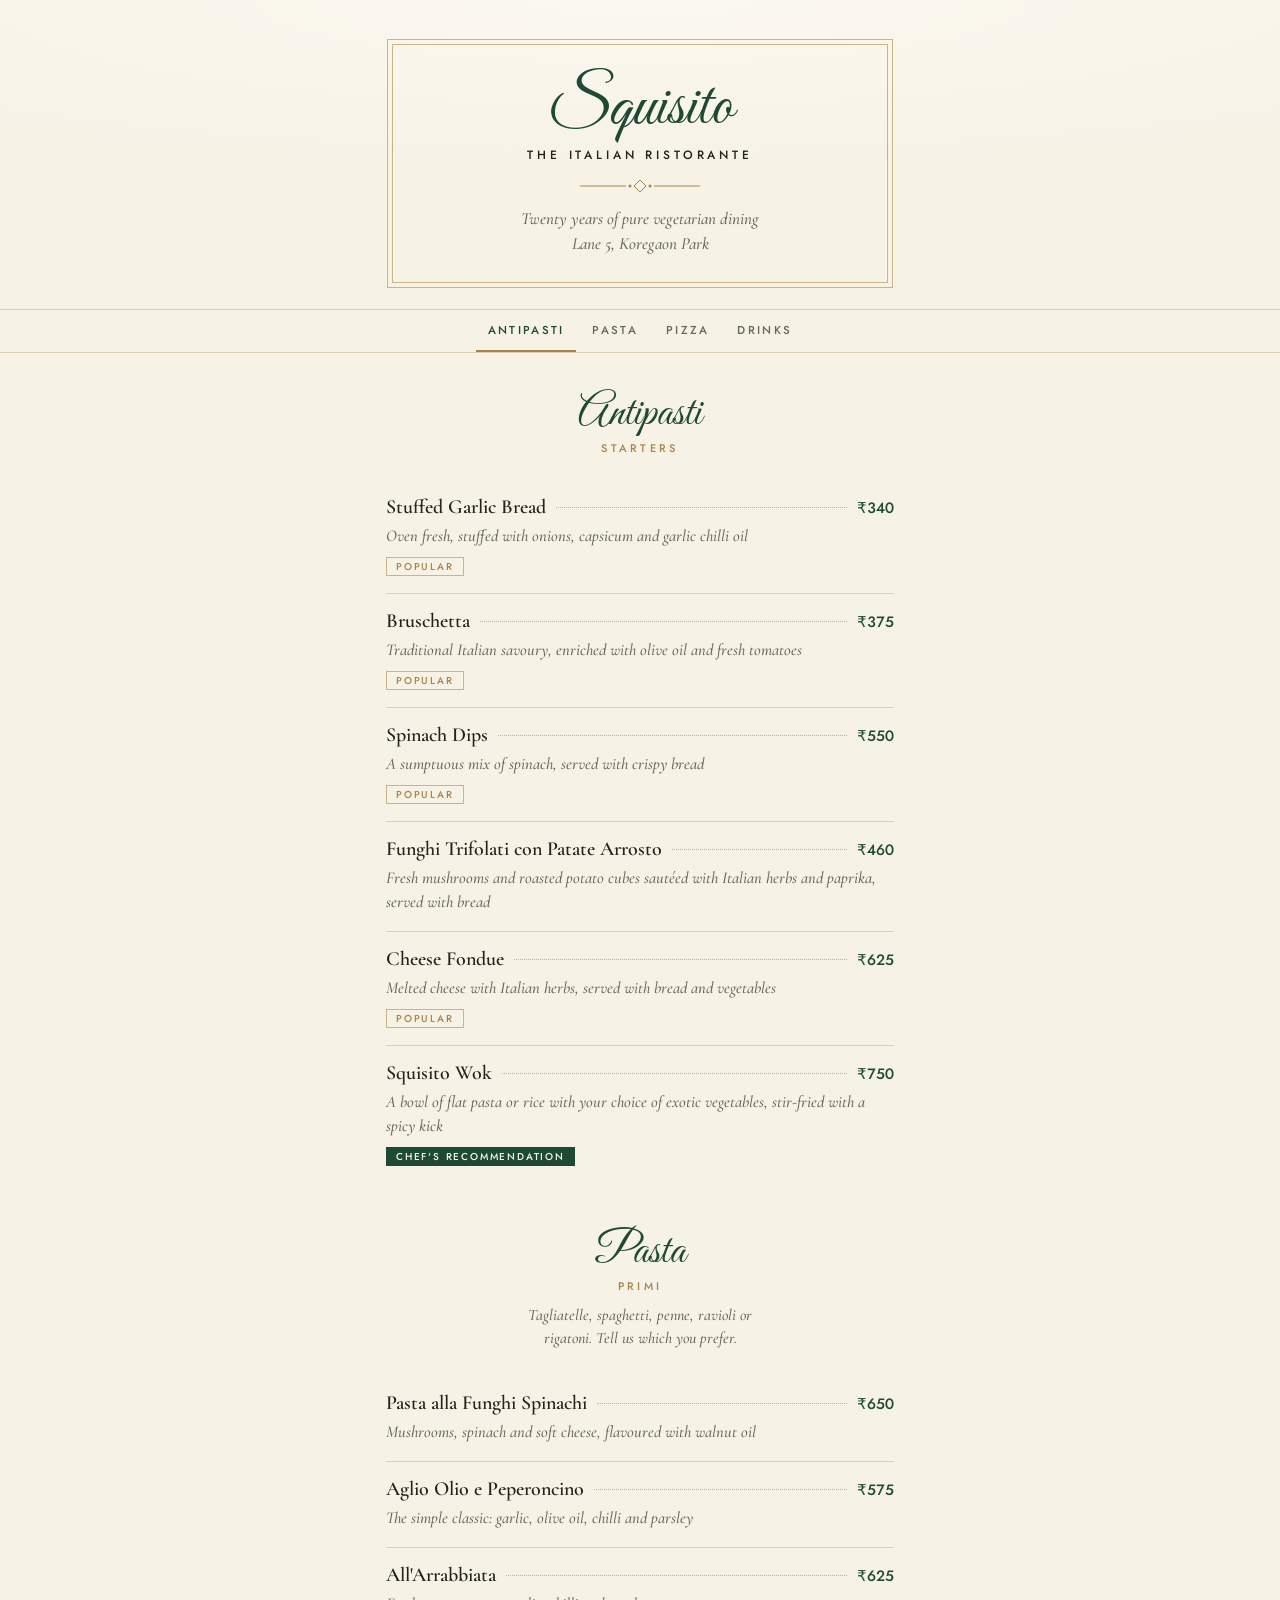
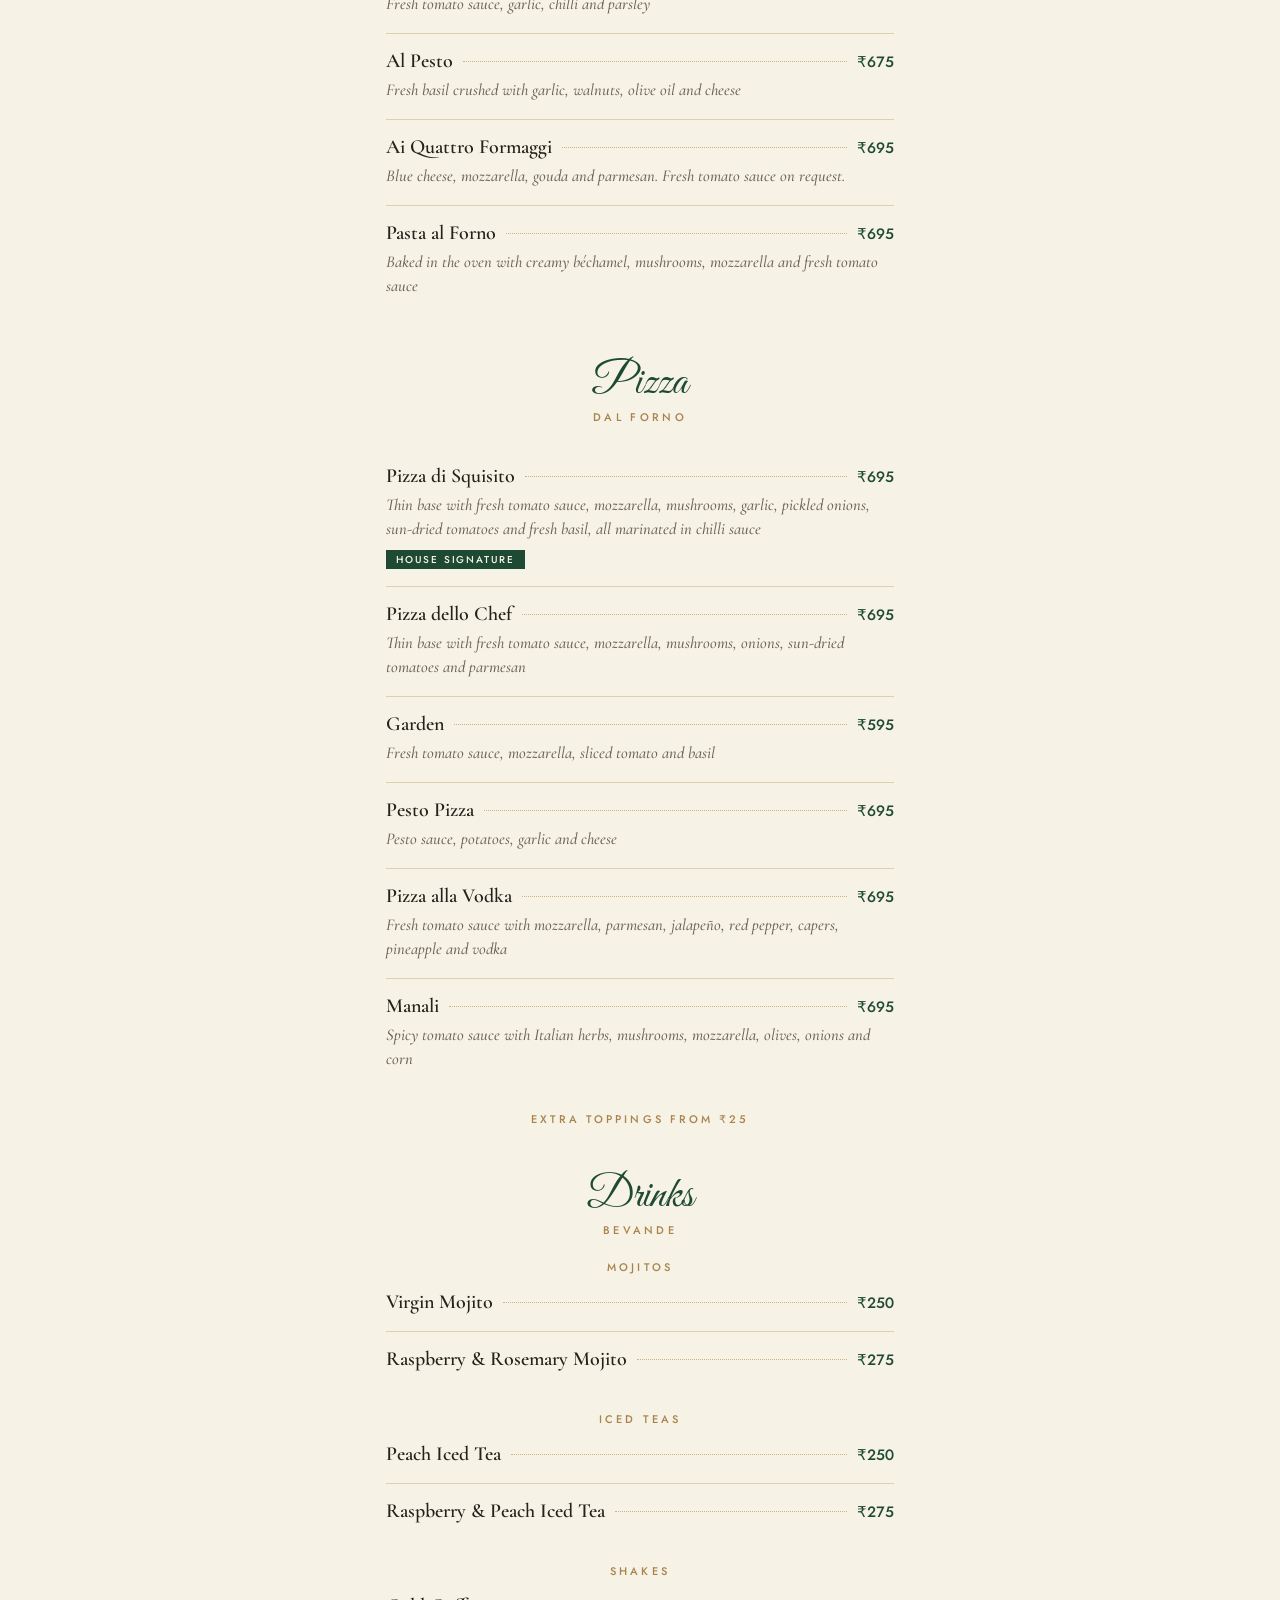
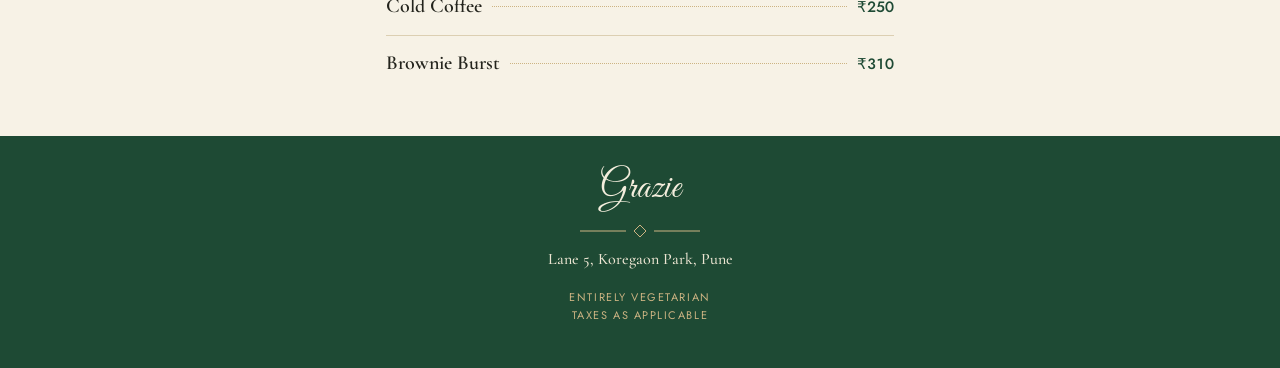
<file: squisito/index.html>
<!doctype html>
<html lang="en">
<head>
<meta charset="utf-8">
<meta name="viewport" content="width=device-width, initial-scale=1">
<title>Squisito Menu</title>
<meta name="description" content="Squisito, The Italian Ristorante, Koregaon Park, Pune. Browse the menu.">
<link rel="preconnect" href="https://fonts.googleapis.com">
<link rel="preconnect" href="https://fonts.gstatic.com" crossorigin>
<link rel="stylesheet" href="https://fonts.googleapis.com/css2?family=Great+Vibes&family=Cormorant+Garamond:ital,wght@0,500;0,600;1,500&family=Jost:wght@400;500&display=swap">
<style>
:root {
  color-scheme: light;
  --paper: #F7F2E6;
  --paper-deep: #EFE7D4;
  --green: #1E4A34;
  --green-soft: #2F6147;
  --gold: #A8844C;
  --gold-soft: #CDB483;
  --ink: #23231C;
  --muted: #6B6655;
  --line: #DCCFB2;
  --serif: "Cormorant Garamond", "Georgia", serif;
  --script: "Great Vibes", "Snell Roundhand", cursive;
  --label: "Jost", -apple-system, "Segoe UI", sans-serif;
}
* { box-sizing: border-box; }
html { scroll-padding-top: 64px; }
body {
  margin: 0;
  background: var(--paper);
  color: var(--ink);
  font: 500 18px/1.45 var(--serif);
  -webkit-font-smoothing: antialiased;
}
.wrap { max-width: 540px; margin-inline: auto; padding-inline: 16px; }

/* Masthead */
.mast {
  text-align: center;
  padding: 44px 0 26px;
  background:
    radial-gradient(120% 80% at 50% 0%, #FBF8F0 0%, var(--paper) 70%);
}
.frame {
  border: 1px solid var(--gold-soft);
  outline: 1px solid var(--gold-soft);
  outline-offset: 4px;
  padding: 30px 16px 26px;
  margin-inline: 6px;
}
.mast h1 {
  margin: 0;
  font: 400 66px/1 var(--script);
  color: var(--green);
}
.mast .sub {
  margin: 8px 0 0;
  font: 500 12px/1 var(--label);
  letter-spacing: .32em;
  text-transform: uppercase;
  color: var(--ink);
}
.orn { display: block; margin: 18px auto 14px; width: 120px; height: 14px; color: var(--gold); }
.mast .since {
  margin: 0;
  font-style: italic;
  font-size: 17px;
  color: var(--muted);
}

/* Section tabs */
nav {
  position: sticky; top: 0; z-index: 5;
  background: rgba(247, 242, 230, .94);
  -webkit-backdrop-filter: blur(6px);
  backdrop-filter: blur(6px);
  border-block: 1px solid var(--line);
}
nav ul {
  display: flex; justify-content: center; gap: 4px;
  margin: 0; padding: 0; list-style: none;
  overflow-x: auto; scrollbar-width: none;
}
nav ul::-webkit-scrollbar { display: none; }
nav a {
  display: block;
  padding: 15px 12px 13px;
  font: 500 11.5px/1 var(--label);
  letter-spacing: .2em;
  text-transform: uppercase;
  color: var(--muted);
  text-decoration: none;
  white-space: nowrap;
  border-bottom: 2px solid transparent;
}
nav a.on { color: var(--green); border-bottom-color: var(--gold); }

/* Sections */
section { padding: 40px 0 8px; }
.head { text-align: center; margin-bottom: 26px; }
.head h2 {
  margin: 0;
  font: 400 44px/1 var(--script);
  color: var(--green);
}
.head .it {
  margin: 6px 0 0;
  font: 500 11px/1 var(--label);
  letter-spacing: .3em;
  text-transform: uppercase;
  color: var(--gold);
}
.head .note {
  margin: 12px auto 0;
  max-width: 34ch;
  font-style: italic;
  font-size: 16px;
  color: var(--muted);
}

.dishes { margin: 0; padding: 0; list-style: none; }
.dish { padding: 15px 0 16px; border-bottom: 1px solid var(--line); }
.dish:last-child { border-bottom: 0; }
.row { display: flex; align-items: baseline; gap: 10px; }
.row h3 {
  margin: 0;
  font: 600 20px/1.25 var(--serif);
  color: var(--ink);
}
.row .dots { flex: 1; border-bottom: 1px dotted var(--gold-soft); transform: translateY(-5px); min-width: 16px; }
.row .price {
  font: 500 15px/1 var(--label);
  color: var(--green);
  font-variant-numeric: tabular-nums;
}
.dish p {
  margin: 5px 0 0;
  font-style: italic;
  font-size: 16.5px;
  color: var(--muted);
}
.tag {
  display: inline-block;
  margin: 8px 0 0;
  padding: 4px 9px 3px;
  font: 500 10px/1 var(--label);
  letter-spacing: .18em;
  text-transform: uppercase;
  border: 1px solid var(--gold-soft);
  color: var(--gold);
}
.tag.chef { background: var(--green); border-color: var(--green); color: var(--paper); }

.sub-h {
  margin: 26px 0 2px;
  text-align: center;
  font: 500 11px/1 var(--label);
  letter-spacing: .28em;
  text-transform: uppercase;
  color: var(--gold);
}

/* Footer */
footer {
  margin-top: 36px;
  padding: 34px 0 44px;
  text-align: center;
  background: var(--green);
  color: #EDE6D3;
}
footer .mark { font: 400 38px/1 var(--script); color: #F4EEDD; margin: 0; }
footer p { margin: 10px 0 0; font-size: 16px; }
footer .small {
  margin-top: 18px;
  font: 400 11px/1.6 var(--label);
  letter-spacing: .14em;
  text-transform: uppercase;
  color: var(--gold-soft);
}
footer .orn { color: var(--gold-soft); margin-block: 16px 8px; }
</style>
</head>
<body>

<header class="mast">
  <div class="wrap">
    <div class="frame">
      <h1>Squisito</h1>
      <p class="sub">The Italian Ristorante</p>
      <svg class="orn" viewBox="0 0 120 14" aria-hidden="true"><g fill="none" stroke="currentColor" stroke-width="1"><path d="M0 7h46M74 7h46"/><path d="M60 1l6 6-6 6-6-6z"/></g><circle cx="50" cy="7" r="1.5" fill="currentColor"/><circle cx="70" cy="7" r="1.5" fill="currentColor"/></svg>
      <p class="since">Twenty years of pure vegetarian dining<br>Lane 5, Koregaon Park</p>
    </div>
  </div>
</header>

<nav aria-label="Menu sections">
  <ul>
    <li><a href="#antipasti">Antipasti</a></li>
    <li><a href="#pasta">Pasta</a></li>
    <li><a href="#pizza">Pizza</a></li>
    <li><a href="#drinks">Drinks</a></li>
  </ul>
</nav>

<main class="wrap">

  <section id="antipasti">
    <div class="head">
      <h2>Antipasti</h2>
      <p class="it">Starters</p>
    </div>
    <ul class="dishes">
      <li class="dish">
        <div class="row"><h3>Stuffed Garlic Bread</h3><span class="dots"></span><span class="price">₹340</span></div>
        <p>Oven fresh, stuffed with onions, capsicum and garlic chilli oil</p>
        <span class="tag">Popular</span>
      </li>
      <li class="dish">
        <div class="row"><h3>Bruschetta</h3><span class="dots"></span><span class="price">₹375</span></div>
        <p>Traditional Italian savoury, enriched with olive oil and fresh tomatoes</p>
        <span class="tag">Popular</span>
      </li>
      <li class="dish">
        <div class="row"><h3>Spinach Dips</h3><span class="dots"></span><span class="price">₹550</span></div>
        <p>A sumptuous mix of spinach, served with crispy bread</p>
        <span class="tag">Popular</span>
      </li>
      <li class="dish">
        <div class="row"><h3>Funghi Trifolati con Patate Arrosto</h3><span class="dots"></span><span class="price">₹460</span></div>
        <p>Fresh mushrooms and roasted potato cubes sautéed with Italian herbs and paprika, served with bread</p>
      </li>
      <li class="dish">
        <div class="row"><h3>Cheese Fondue</h3><span class="dots"></span><span class="price">₹625</span></div>
        <p>Melted cheese with Italian herbs, served with bread and vegetables</p>
        <span class="tag">Popular</span>
      </li>
      <li class="dish">
        <div class="row"><h3>Squisito Wok</h3><span class="dots"></span><span class="price">₹750</span></div>
        <p>A bowl of flat pasta or rice with your choice of exotic vegetables, stir-fried with a spicy kick</p>
        <span class="tag chef">Chef's recommendation</span>
      </li>
    </ul>
  </section>

  <section id="pasta">
    <div class="head">
      <h2>Pasta</h2>
      <p class="it">Primi</p>
      <p class="note">Tagliatelle, spaghetti, penne, ravioli or rigatoni. Tell us which you prefer.</p>
    </div>
    <ul class="dishes">
      <li class="dish">
        <div class="row"><h3>Pasta alla Funghi Spinachi</h3><span class="dots"></span><span class="price">₹650</span></div>
        <p>Mushrooms, spinach and soft cheese, flavoured with walnut oil</p>
      </li>
      <li class="dish">
        <div class="row"><h3>Aglio Olio e Peperoncino</h3><span class="dots"></span><span class="price">₹575</span></div>
        <p>The simple classic: garlic, olive oil, chilli and parsley</p>
      </li>
      <li class="dish">
        <div class="row"><h3>All'Arrabbiata</h3><span class="dots"></span><span class="price">₹625</span></div>
        <p>Fresh tomato sauce, garlic, chilli and parsley</p>
      </li>
      <li class="dish">
        <div class="row"><h3>Al Pesto</h3><span class="dots"></span><span class="price">₹675</span></div>
        <p>Fresh basil crushed with garlic, walnuts, olive oil and cheese</p>
      </li>
      <li class="dish">
        <div class="row"><h3>Ai Quattro Formaggi</h3><span class="dots"></span><span class="price">₹695</span></div>
        <p>Blue cheese, mozzarella, gouda and parmesan. Fresh tomato sauce on request.</p>
      </li>
      <li class="dish">
        <div class="row"><h3>Pasta al Forno</h3><span class="dots"></span><span class="price">₹695</span></div>
        <p>Baked in the oven with creamy béchamel, mushrooms, mozzarella and fresh tomato sauce</p>
      </li>
    </ul>
  </section>

  <section id="pizza">
    <div class="head">
      <h2>Pizza</h2>
      <p class="it">Dal forno</p>
    </div>
    <ul class="dishes">
      <li class="dish">
        <div class="row"><h3>Pizza di Squisito</h3><span class="dots"></span><span class="price">₹695</span></div>
        <p>Thin base with fresh tomato sauce, mozzarella, mushrooms, garlic, pickled onions, sun-dried tomatoes and fresh basil, all marinated in chilli sauce</p>
        <span class="tag chef">House signature</span>
      </li>
      <li class="dish">
        <div class="row"><h3>Pizza dello Chef</h3><span class="dots"></span><span class="price">₹695</span></div>
        <p>Thin base with fresh tomato sauce, mozzarella, mushrooms, onions, sun-dried tomatoes and parmesan</p>
      </li>
      <li class="dish">
        <div class="row"><h3>Garden</h3><span class="dots"></span><span class="price">₹595</span></div>
        <p>Fresh tomato sauce, mozzarella, sliced tomato and basil</p>
      </li>
      <li class="dish">
        <div class="row"><h3>Pesto Pizza</h3><span class="dots"></span><span class="price">₹695</span></div>
        <p>Pesto sauce, potatoes, garlic and cheese</p>
      </li>
      <li class="dish">
        <div class="row"><h3>Pizza alla Vodka</h3><span class="dots"></span><span class="price">₹695</span></div>
        <p>Fresh tomato sauce with mozzarella, parmesan, jalapeño, red pepper, capers, pineapple and vodka</p>
      </li>
      <li class="dish">
        <div class="row"><h3>Manali</h3><span class="dots"></span><span class="price">₹695</span></div>
        <p>Spicy tomato sauce with Italian herbs, mushrooms, mozzarella, olives, onions and corn</p>
      </li>
    </ul>
    <p class="sub-h">Extra toppings from ₹25</p>
  </section>

  <section id="drinks">
    <div class="head">
      <h2>Drinks</h2>
      <p class="it">Bevande</p>
    </div>
    <p class="sub-h">Mojitos</p>
    <ul class="dishes">
      <li class="dish"><div class="row"><h3>Virgin Mojito</h3><span class="dots"></span><span class="price">₹250</span></div></li>
      <li class="dish"><div class="row"><h3>Raspberry &amp; Rosemary Mojito</h3><span class="dots"></span><span class="price">₹275</span></div></li>
    </ul>
    <p class="sub-h">Iced teas</p>
    <ul class="dishes">
      <li class="dish"><div class="row"><h3>Peach Iced Tea</h3><span class="dots"></span><span class="price">₹250</span></div></li>
      <li class="dish"><div class="row"><h3>Raspberry &amp; Peach Iced Tea</h3><span class="dots"></span><span class="price">₹275</span></div></li>
    </ul>
    <p class="sub-h">Shakes</p>
    <ul class="dishes">
      <li class="dish"><div class="row"><h3>Cold Coffee</h3><span class="dots"></span><span class="price">₹250</span></div></li>
      <li class="dish"><div class="row"><h3>Brownie Burst</h3><span class="dots"></span><span class="price">₹310</span></div></li>
    </ul>
  </section>

</main>

<footer>
  <div class="wrap">
    <p class="mark">Grazie</p>
    <svg class="orn" viewBox="0 0 120 14" aria-hidden="true"><g fill="none" stroke="currentColor" stroke-width="1"><path d="M0 7h46M74 7h46"/><path d="M60 1l6 6-6 6-6-6z"/></g></svg>
    <p>Lane 5, Koregaon Park, Pune</p>
    <p class="small">Entirely vegetarian<br>Taxes as applicable</p>
  </div>
</footer>

<script>
// Tabs scroll the page to their section; the tab for the section in view is underlined
(function () {
  var nav = document.querySelector("nav");
  var ul = nav.querySelector("ul");
  var links = nav.querySelectorAll("a");
  var byId = {};
  var jumping = false, settle;
  links.forEach(function (a) { byId[a.getAttribute("href").slice(1)] = a; });

  function mark(a) {
    links.forEach(function (l) { l.classList.remove("on"); });
    a.classList.add("on");
    // Slide only the tab strip, never the page
    ul.scrollLeft = a.offsetLeft - (ul.clientWidth - a.offsetWidth) / 2;
  }

  links.forEach(function (a) {
    a.addEventListener("click", function (ev) {
      var target = document.getElementById(a.getAttribute("href").slice(1));
      if (!target) return;
      ev.preventDefault();
      mark(a);
      jumping = true;
      var top = target.getBoundingClientRect().top + window.pageYOffset - nav.offsetHeight + 1;
      try { window.scrollTo({ top: top, behavior: "smooth" }); } catch (err) { window.scrollTo(0, top); }
      // Backup: if the smooth scroll stalled or never started, jump straight there
      setTimeout(function () {
        if (Math.abs(target.getBoundingClientRect().top - nav.offsetHeight) > 8) window.scrollTo(0, top);
        jumping = false;
      }, 900);
    });
  });

  // While a tab's scroll is running, leave the underline alone; resume once scrolling stops
  window.addEventListener("scroll", function () {
    if (!jumping) return;
    clearTimeout(settle);
    settle = setTimeout(function () { jumping = false; }, 150);
  }, { passive: true });

  if (!("IntersectionObserver" in window)) return;
  var io = new IntersectionObserver(function (entries) {
    if (jumping) return;
    entries.forEach(function (e) {
      if (e.isIntersecting && byId[e.target.id]) mark(byId[e.target.id]);
    });
  }, { rootMargin: "-45% 0px -50% 0px" });
  document.querySelectorAll("section[id]").forEach(function (s) { io.observe(s); });
})();
</script>
</body>
</html>
</file>
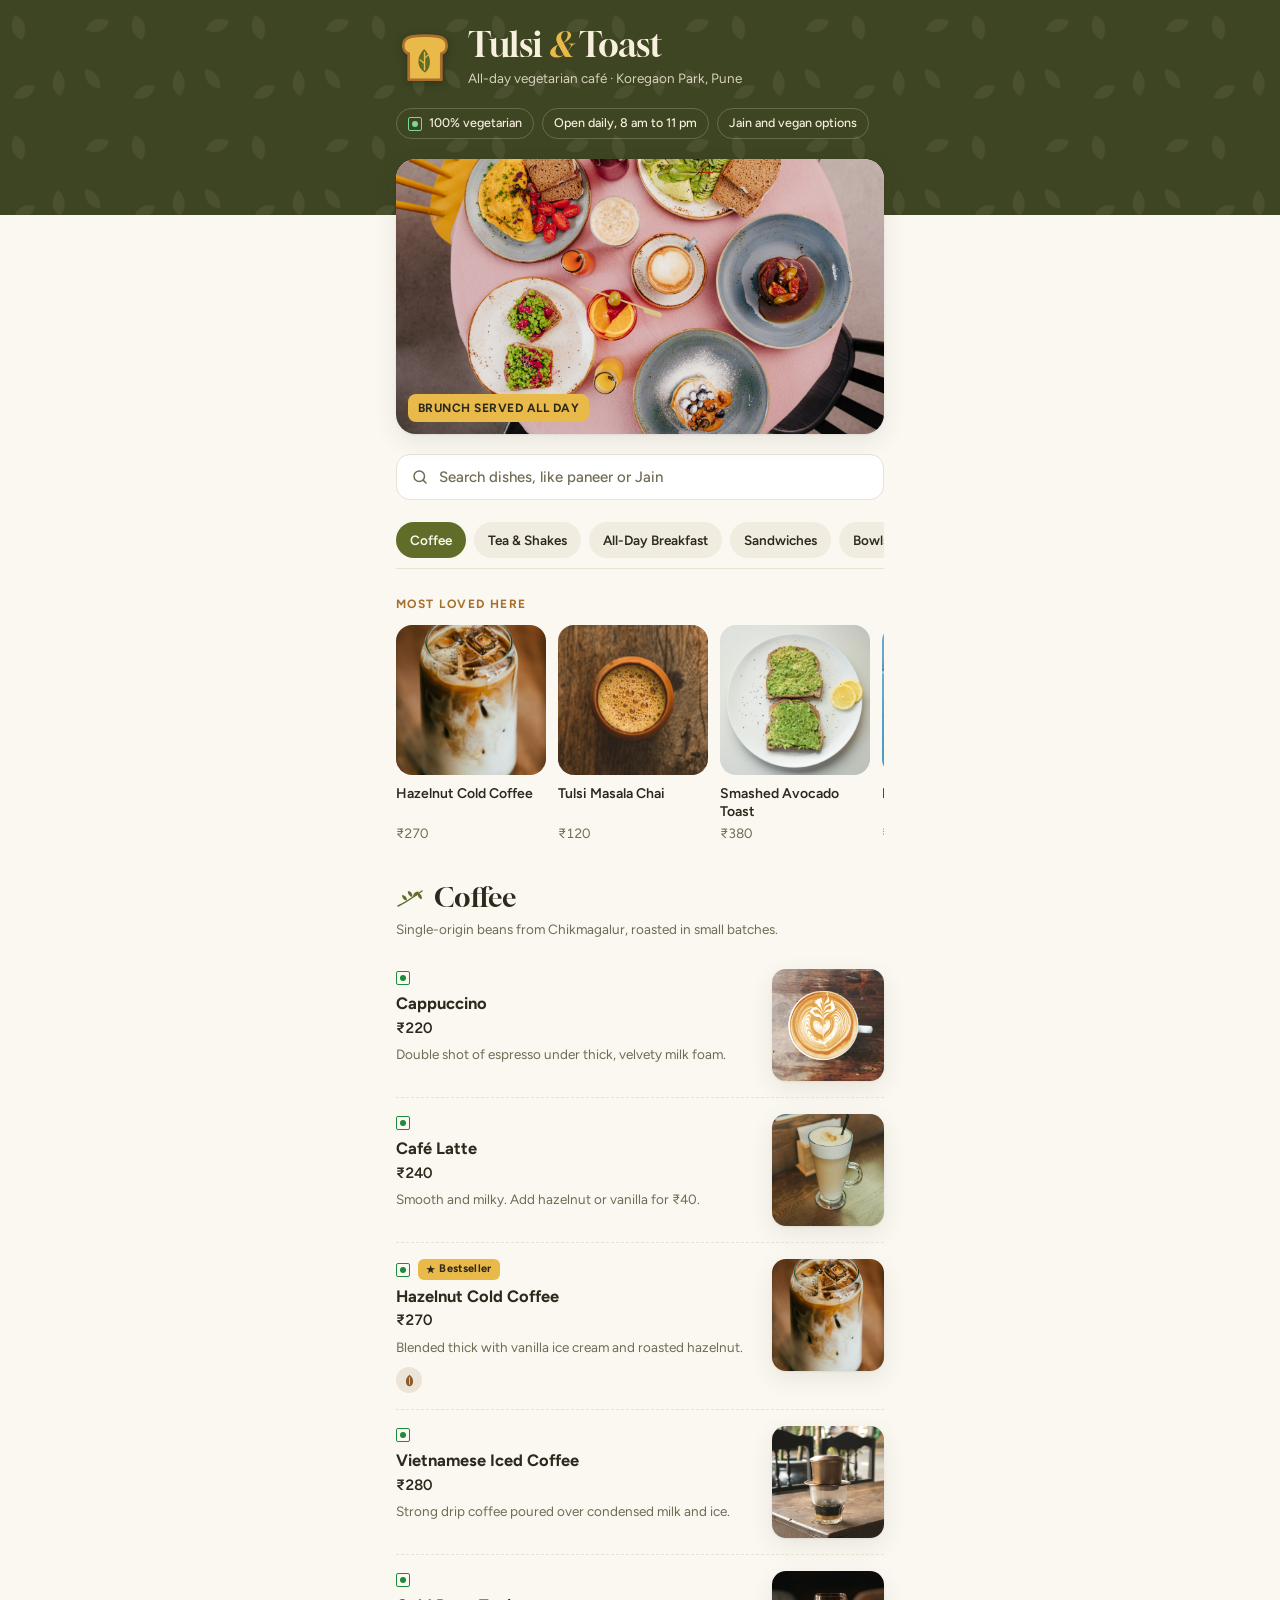
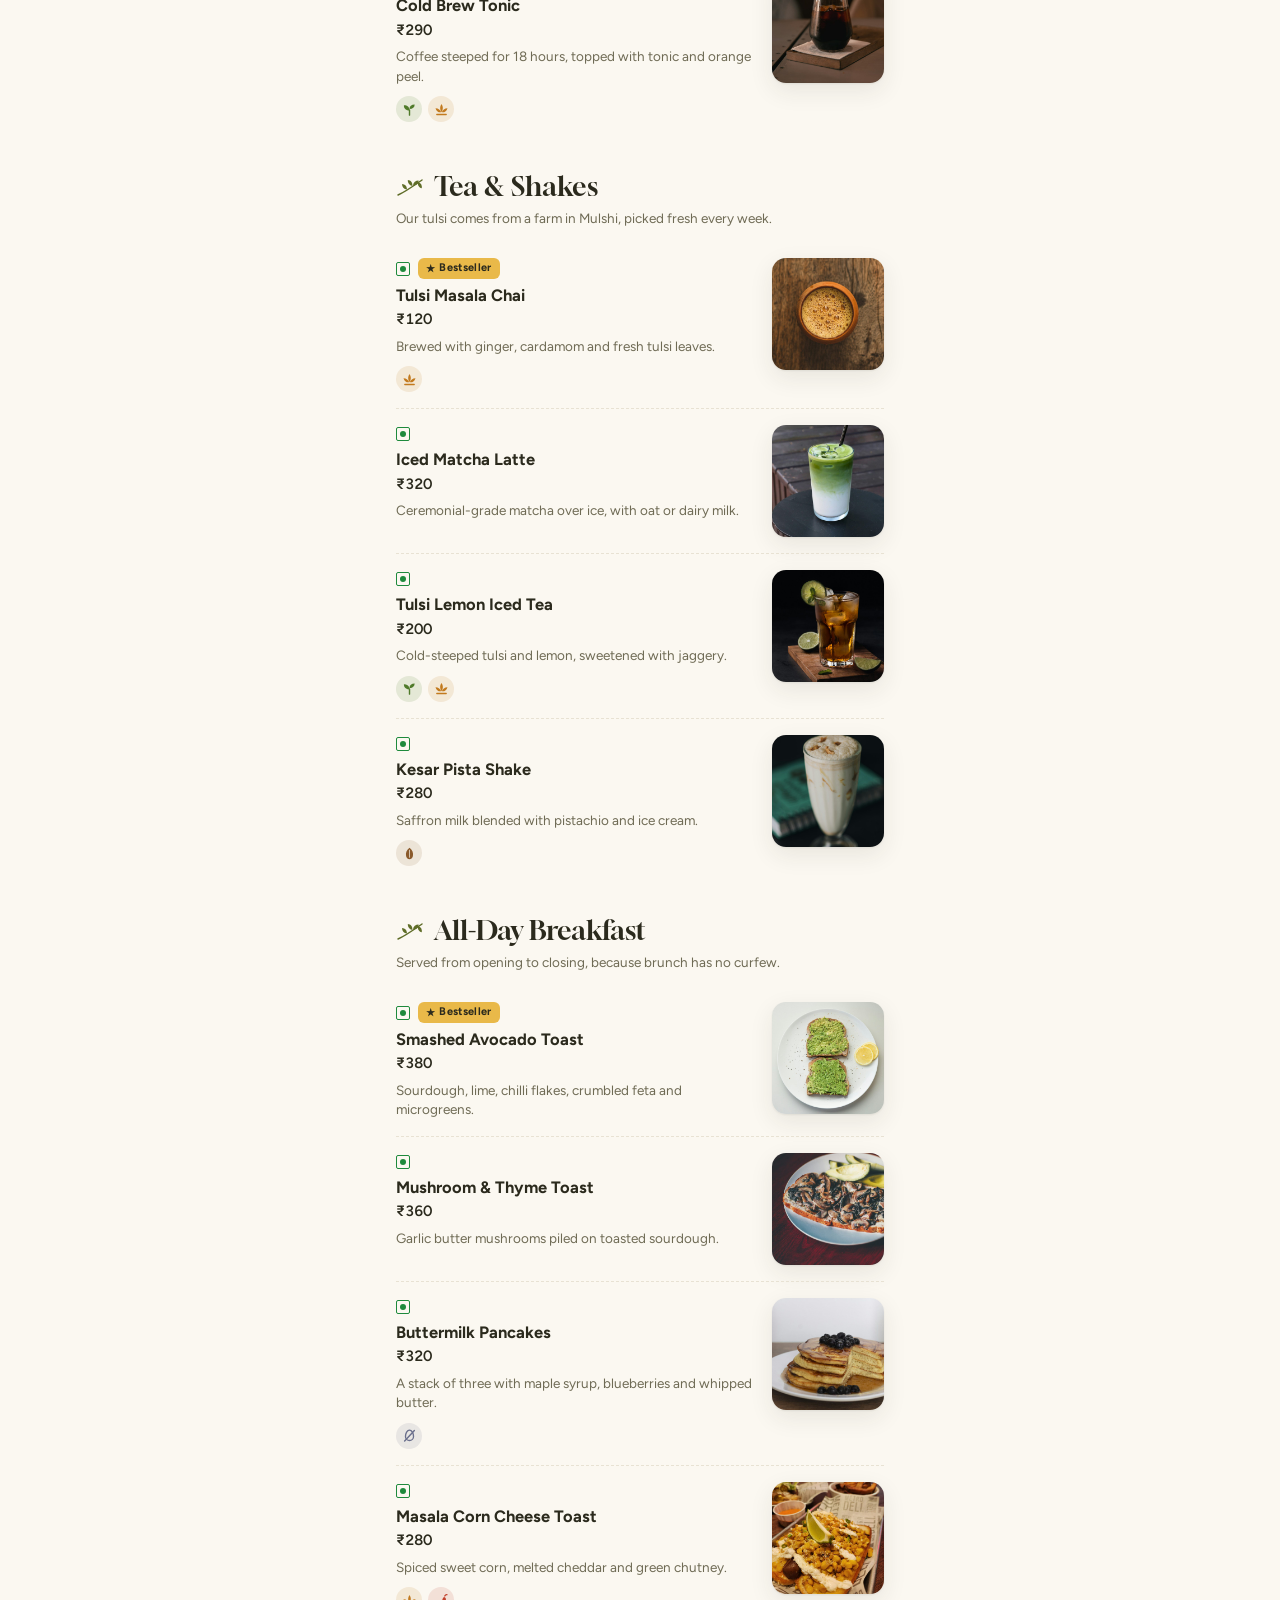
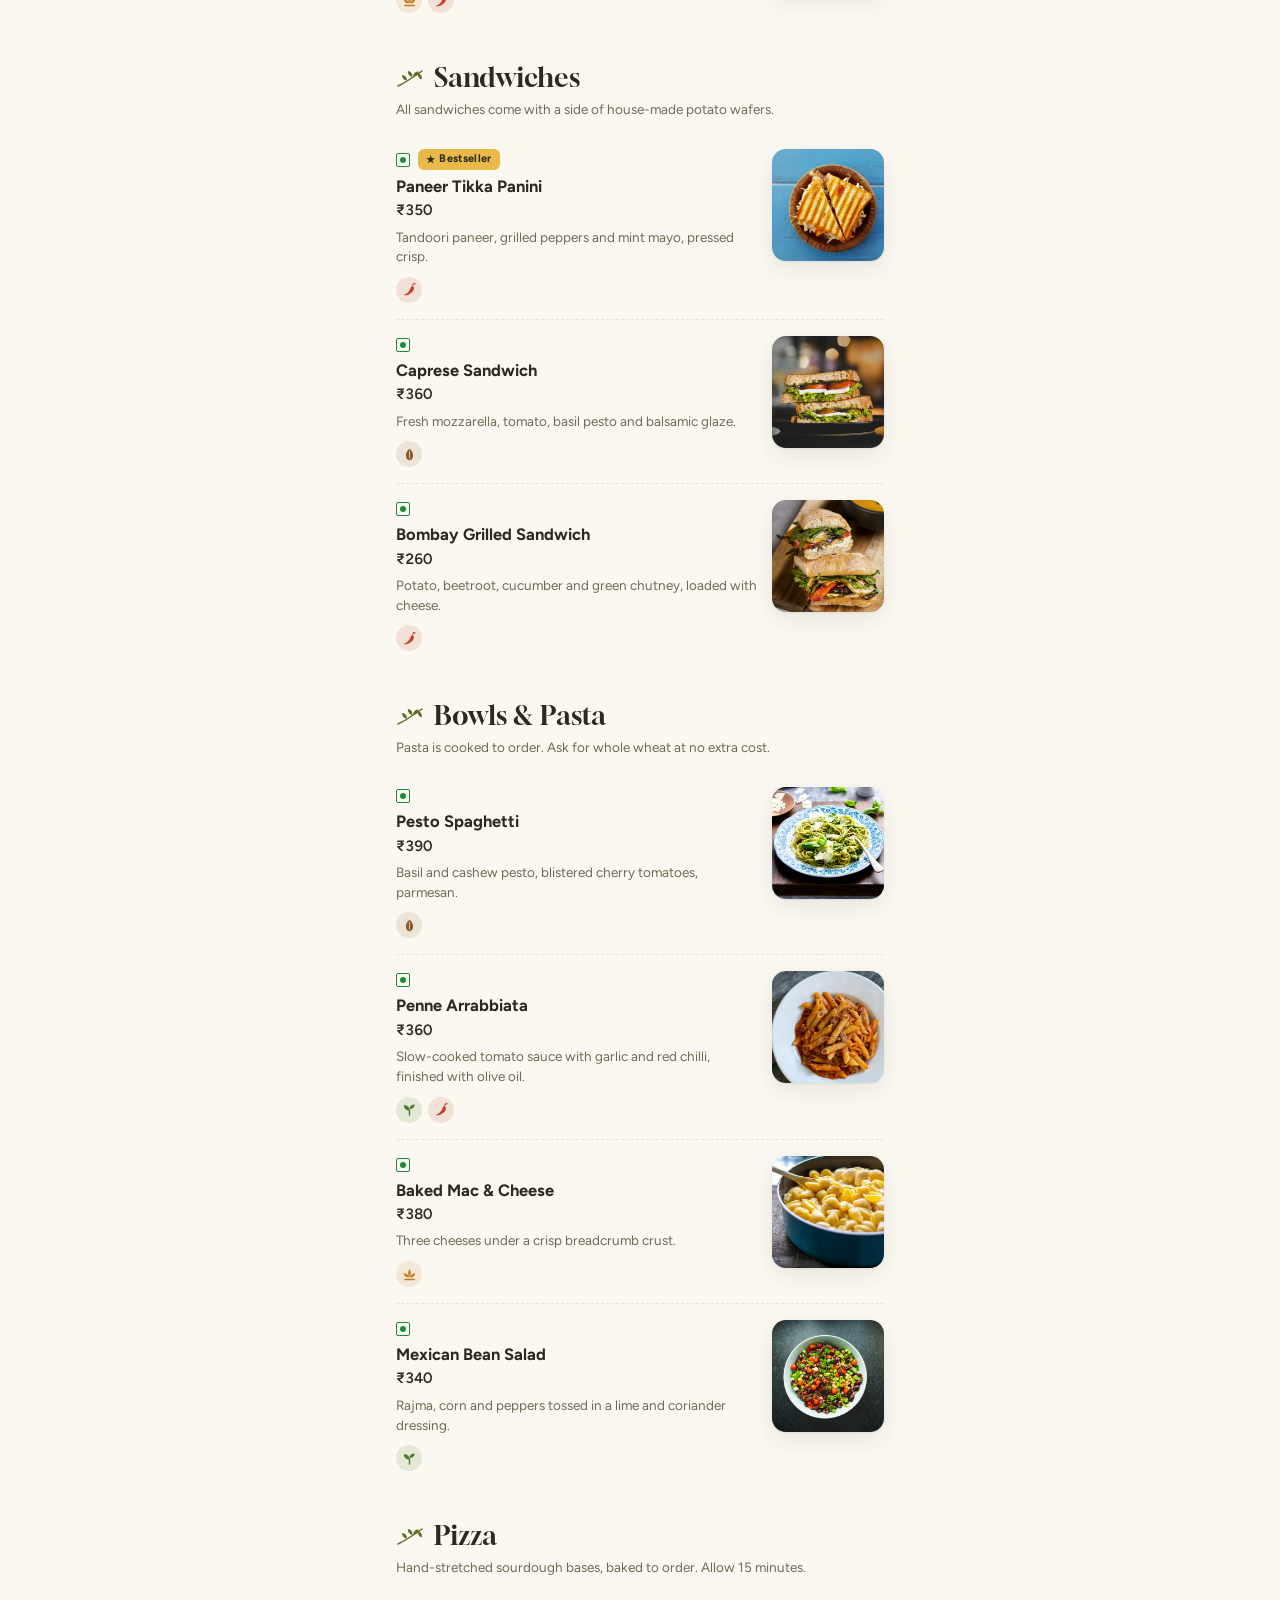
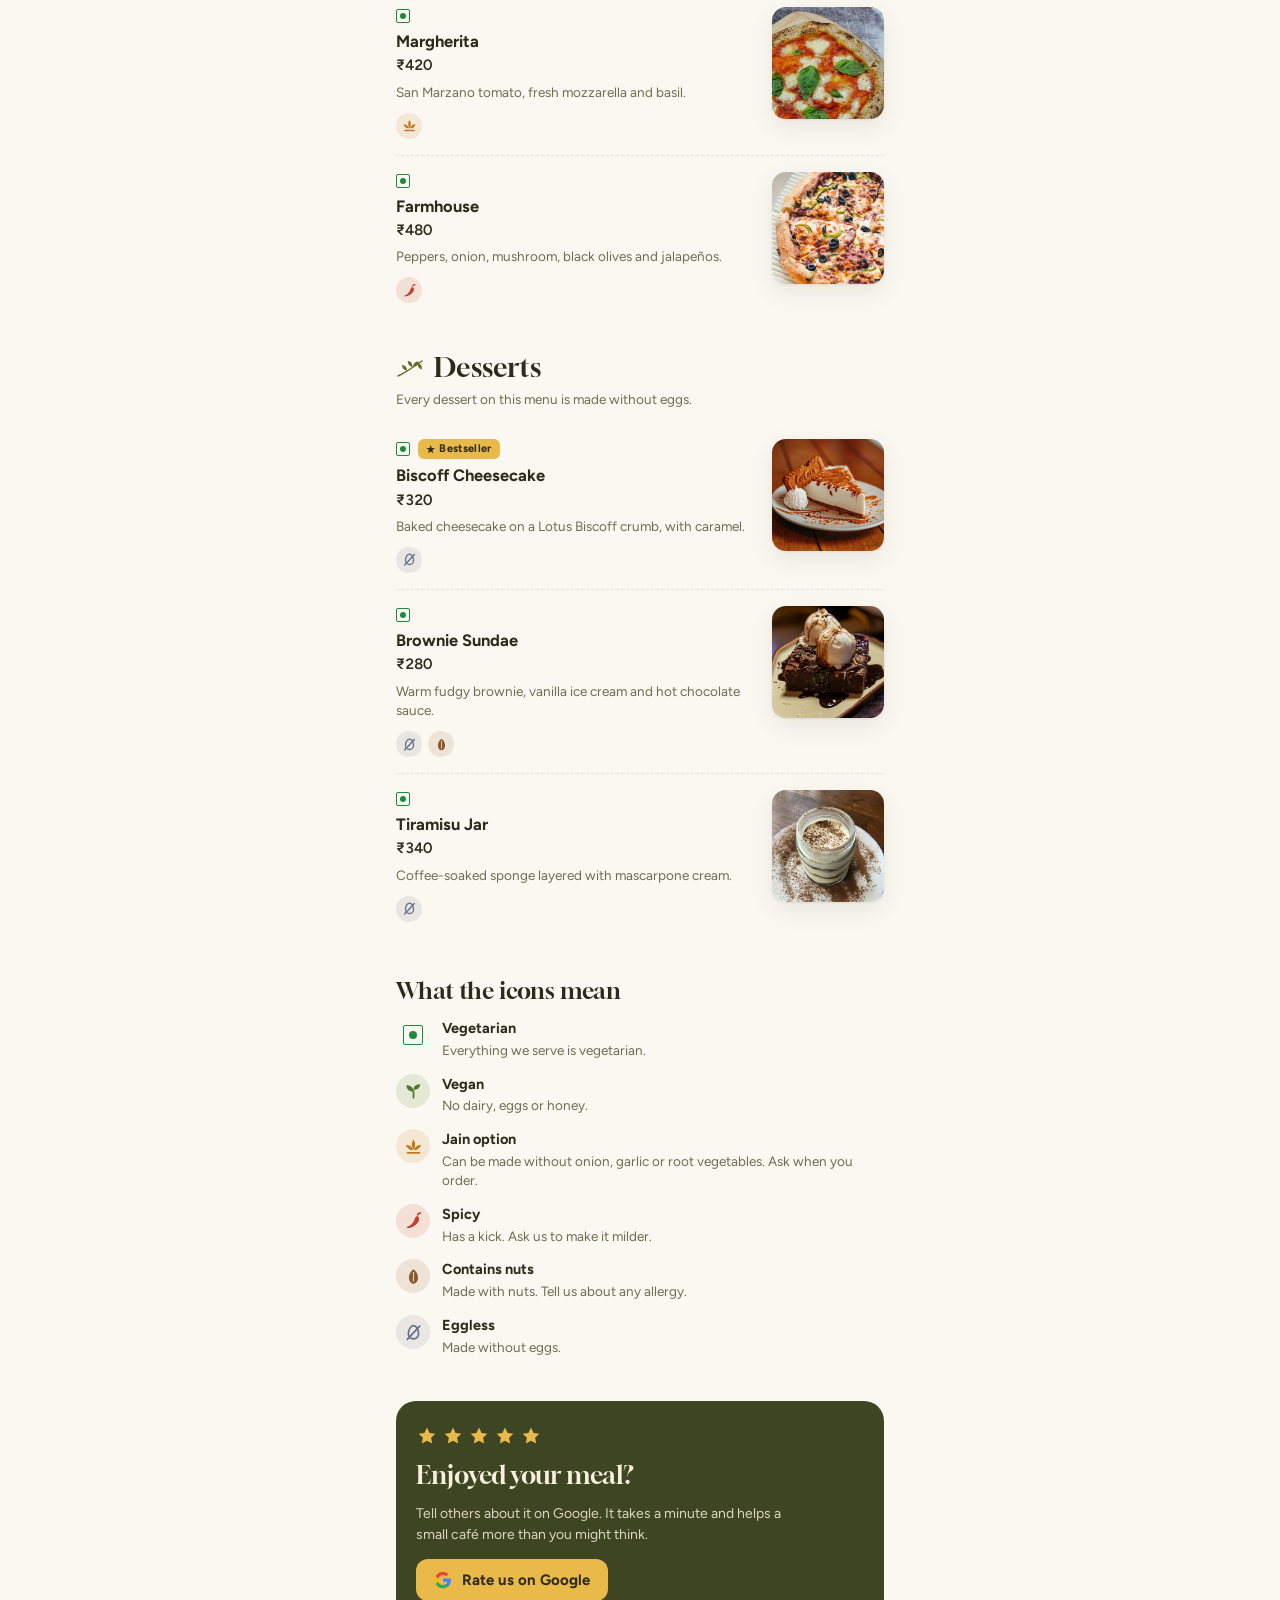
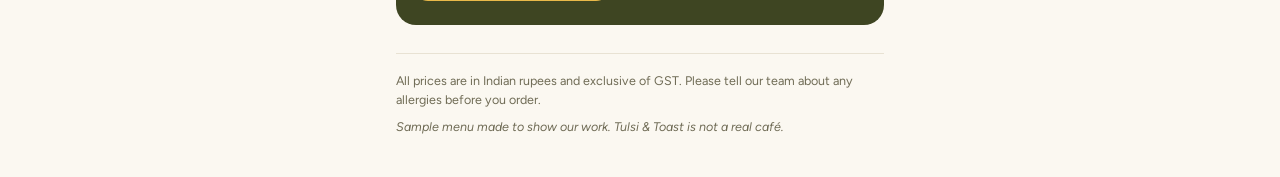
<file: tulsi-and-toast/index.html>
<!doctype html>
<html lang="en">
<head>
<meta charset="utf-8">
<meta name="viewport" content="width=device-width, initial-scale=1, viewport-fit=cover">
<title>Tulsi &amp; Toast</title>
<meta name="description" content="All-day vegetarian café, Koregaon Park, Pune. Browse the menu.">
<link rel="preconnect" href="https://fonts.googleapis.com">
<link rel="preconnect" href="https://fonts.gstatic.com" crossorigin>
<link rel="stylesheet" href="https://fonts.googleapis.com/css2?family=Gloock&family=Figtree:wght@400;500;600;700&display=swap">
<style>
:root {
  color-scheme: light;
  --olive: #5F6D28;
  --olive-deep: #3E4522;
  --butter: #E9B949;
  --crust: #A86F2D;
  --ground: #FBF8F1;
  --surface: #FFFFFF;
  --ink: #2B2A1D;
  --muted: #6F6B55;
  --line: #E8E2D3;
  --chip: #F0ECE0;
  --veg: #1E8A3C;
  --chilli: #C2412D;
  --band-ink: #F7F0DE;
  --i-vegan: #4F7A2A;
  --i-jain: #C27A1E;
  --i-spicy: #C2412D;
  --i-nuts: #8A5A2B;
  --i-eggless: #6A6F8C;
  --icon-bg: var(--ground);
  --shadow: 0 1px 2px rgba(43, 42, 29, .07), 0 8px 24px rgba(43, 42, 29, .09);
  --serif: "Gloock", "Georgia", "Times New Roman", serif;
  --sans: "Figtree", -apple-system, "Segoe UI", Roboto, sans-serif;
}
* { box-sizing: border-box; }
body {
  margin: 0;
  background: var(--ground);
  color: var(--ink);
  font: 400 15px/1.5 var(--sans);
  -webkit-font-smoothing: antialiased;
}
.wrap { max-width: 520px; margin-inline: auto; padding-inline: 16px; }

/* Masthead: an olive band with a scatter of tulsi leaves */
.band {
  background-color: var(--olive-deep);
  background-image: url("data:image/svg+xml,%3Csvg xmlns='http://www.w3.org/2000/svg' width='120' height='120' viewBox='0 0 120 120'%3E%3Cg fill='%23F7F0DE' fill-opacity='.07'%3E%3Cpath d='M22 40c-10-4-13-15-7-25 10 4 13 15 7 25z'/%3E%3Cpath d='M86 30c3-10 13-14 23-9-3 10-13 14-23 9z'/%3E%3Cpath d='M60 96c-9-6-10-17-2-26 8 7 9 18 2 26z'/%3E%3Cpath d='M100 88c-10 0-16-8-15-19 10 1 16 9 15 19z'/%3E%3Cpath d='M14 98c2-10 11-15 21-12-2 10-11 15-21 12z'/%3E%3C/g%3E%3C/svg%3E");
  color: var(--band-ink);
  padding-block: 28px 76px;
}
.brand { display: flex; align-items: center; gap: 14px; }
.logo { width: 58px; height: 58px; flex: none; filter: drop-shadow(0 2px 4px rgba(0,0,0,.25)); }
.brand h1 {
  margin: 0;
  font: 400 34px/1 var(--serif);
  letter-spacing: -.01em;
}
.brand h1 .amp { color: var(--butter); font-style: italic; }
.brand p { margin: 6px 0 0; font-size: 13.5px; opacity: .82; }
.facts {
  display: flex; flex-wrap: wrap; gap: 8px;
  margin: 20px 0 0; padding: 0; list-style: none;
  font-size: 12.5px; font-weight: 500;
}
.facts li {
  display: inline-flex; align-items: center; gap: 7px;
  padding: 5px 11px;
  border: 1px solid rgba(247, 240, 222, .22);
  border-radius: 999px;
}
.facts .veg { border-color: #7BD892; }
.facts .veg::after { background: #7BD892; }

.hero {
  margin-top: -56px;
  position: relative;
  border-radius: 20px;
  overflow: hidden;
  box-shadow: var(--shadow);
  aspect-ratio: 16 / 9;
  max-width: 100%;
  background: var(--chip);
}
.hero img { width: 100%; height: 100%; object-fit: cover; display: block; }
.hero figcaption {
  position: absolute; left: 12px; bottom: 12px;
  background: var(--butter); color: #2B2A1D;
  font-size: 12px; font-weight: 700; letter-spacing: .04em; text-transform: uppercase;
  padding: 5px 10px; border-radius: 8px;
}

/* Search and sticky course tabs */
.finder { margin-top: 20px; }
.search {
  display: flex; align-items: center; gap: 10px;
  background: var(--surface);
  border: 1px solid var(--line);
  border-radius: 14px;
  padding: 0 14px;
}
.search svg { width: 18px; height: 18px; color: var(--muted); flex: none; }
.search input {
  flex: 1; min-width: 0;
  border: 0; background: transparent; color: var(--ink);
  font: 500 15px var(--sans);
  padding: 13px 0;
}
.search input::placeholder { color: var(--muted); }
.search input:focus { outline: none; }
.search:focus-within { border-color: var(--olive); box-shadow: 0 0 0 3px color-mix(in srgb, var(--olive) 20%, transparent); }

.tabs {
  position: sticky; top: env(safe-area-inset-top, 0px); z-index: 5;
  background: var(--ground);
  margin-top: 12px;
  padding-block: 10px;
  border-bottom: 1px solid var(--line);
}
.tabs nav {
  display: flex; gap: 8px;
  overflow-x: auto; scrollbar-width: none;
}
.tabs nav::-webkit-scrollbar { display: none; }
.chip {
  flex: none;
  padding: 8px 14px;
  border-radius: 999px;
  background: var(--chip);
  color: var(--ink);
  font-size: 13.5px; font-weight: 600;
  text-decoration: none;
  transition: background .2s, color .2s;
}
.chip[aria-current="true"] { background: var(--olive); color: var(--ground); }
.chip:focus-visible, .fav:focus-visible, .review-btn:focus-visible { outline: 3px solid var(--butter); outline-offset: 2px; }

/* Most loved strip */
.loved { margin-top: 26px; }
.eyebrow {
  margin: 0 0 12px;
  font-size: 12px; font-weight: 700;
  letter-spacing: .12em; text-transform: uppercase;
  color: var(--crust);
}
.fav-row {
  display: flex; gap: 12px;
  overflow-x: auto; scroll-snap-type: x mandatory;
  padding-bottom: 6px;
  scrollbar-width: none;
}
.fav-row::-webkit-scrollbar { display: none; }
.fav {
  flex: none; width: 150px;
  scroll-snap-align: start;
  display: flex; flex-direction: column; gap: 2px;
  color: var(--ink); text-decoration: none;
}
.fav img {
  width: 150px; height: 150px; max-width: 100%;
  object-fit: cover; border-radius: 16px; display: block;
  margin-bottom: 8px;
}
.fav-name { font-weight: 600; font-size: 14px; line-height: 1.3; }
.fav-price { margin-top: auto; color: var(--muted); font-size: 13.5px; font-variant-numeric: tabular-nums; }

/* Courses */
.course { margin-top: 34px; scroll-margin-top: 70px; }
.course-head h2 {
  display: flex; align-items: center; gap: 10px;
  margin: 0;
  font: 400 27px/1.1 var(--serif);
  color: var(--ink);
  text-wrap: balance;
}
.sprig { width: 28px; height: 20px; color: var(--olive); flex: none; }
.course-head p { margin: 6px 0 0; color: var(--muted); font-size: 13.5px; max-width: 60ch; }
.dishes { list-style: none; margin: 14px 0 0; padding: 0; display: grid; }
.dish {
  display: grid; grid-template-columns: 1fr 112px; gap: 14px; align-items: start;
  padding-block: 16px;
  border-top: 1px dashed var(--line);
}
.dish:first-child { border-top: 0; }
.dish-text { min-width: 0; }
.dish-top { display: flex; align-items: center; gap: 8px; min-height: 18px; }
.dish h3 { margin: 6px 0 0; font-size: 16.5px; font-weight: 700; line-height: 1.3; }
.price { margin: 2px 0 0; font-weight: 600; font-variant-numeric: tabular-nums; }
.desc { margin: 6px 0 0; color: var(--muted); font-size: 13.5px; line-height: 1.45; }
.thumb {
  width: 112px; height: 112px; max-width: 100%;
  object-fit: cover; border-radius: 14px; display: block;
  box-shadow: var(--shadow);
}
.veg {
  display: inline-grid; place-items: center;
  width: 14px; height: 14px; flex: none;
  border: 1.5px solid var(--veg); border-radius: 2px;
}
.veg::after { content: ""; width: 6px; height: 6px; border-radius: 50%; background: var(--veg); }
.best {
  display: inline-flex; align-items: center; gap: 4px;
  background: var(--butter); color: #2B2A1D;
  font-size: 11px; font-weight: 700; letter-spacing: .03em;
  padding: 2px 8px; border-radius: 6px;
}
.best::before { content: "★"; font-size: 10px; }
.icons { display: flex; flex-wrap: wrap; gap: 6px; margin-top: 10px; }
.icon {
  display: inline-grid; place-items: center;
  width: 26px; height: 26px; border-radius: 50%;
  background: color-mix(in srgb, currentColor 13%, transparent);
}
.icon svg { width: 15px; height: 15px; }
.icon-lg { width: 34px; height: 34px; flex: none; }
.icon-lg svg { width: 19px; height: 19px; }
.icon-vegan { color: var(--i-vegan); }
.icon-jain { color: var(--i-jain); }
.icon-spicy { color: var(--i-spicy); }
.icon-nuts { color: var(--i-nuts); }
.icon-eggless { color: var(--i-eggless); }

/* Icon key */
.key { margin-top: 40px; }
.key h2 { margin: 0 0 14px; font: 400 23px/1.15 var(--serif); }
.key ul {
  list-style: none; margin: 0; padding: 0;
  display: grid; gap: 14px;
}
.key li { display: flex; gap: 12px; align-items: flex-start; }
.key li div { display: grid; gap: 1px; }
.key strong { font-size: 14.5px; }
.key li span:not(.icon) { color: var(--muted); font-size: 13.5px; line-height: 1.4; }
.key .veg-row .veg { width: 20px; height: 20px; margin: 7px; }
.key .veg-row .veg::after { width: 8px; height: 8px; }

.empty { margin: 30px 0 0; text-align: center; color: var(--muted); }

/* Review card */
.review {
  margin-top: 44px;
  background: var(--olive-deep);
  color: var(--band-ink);
  border-radius: 20px;
  padding: 24px 20px;
  display: grid; gap: 14px; justify-items: start;
}
.stars { display: flex; gap: 4px; color: var(--butter); }
.stars svg { width: 22px; height: 22px; }
.review h2 { margin: 0; font: 400 25px/1.15 var(--serif); text-wrap: balance; }
.review p { margin: 0; font-size: 14px; opacity: .85; max-width: 42ch; }
.review-btn {
  display: inline-flex; align-items: center; gap: 10px;
  background: var(--butter); color: #2B2A1D;
  border: 0; border-radius: 12px;
  padding: 12px 18px;
  font: 700 15px var(--sans);
  text-decoration: none; cursor: pointer;
}
.review-btn svg { width: 18px; height: 18px; }
.review-note { font-size: 13px; background: rgba(247,240,222,.12); padding: 10px 12px; border-radius: 10px; }

.fine {
  margin-top: 28px; padding-block: 18px 40px;
  border-top: 1px solid var(--line);
  color: var(--muted); font-size: 12.5px;
  display: grid; gap: 8px;
}
.fine p { margin: 0; }
.sample { font-style: italic; }
</style>
</head>
<body>

<header class="band">
  <div class="wrap">
    <div class="brand">
      <svg class="logo" viewBox="0 0 64 64" aria-hidden="true">
  <path d="M14 56V27C6 25 5 11 17 8.5 25 6.8 39 6.8 47 8.5 59 11 58 25 50 27v29z" fill="var(--butter)" stroke="var(--crust)" stroke-width="3" stroke-linejoin="round"/>
  <path d="M32 48c-9-5-10-17-1-26 9 9 8 21 1 26z" fill="var(--olive)"/>
  <path d="M31.5 45V26" stroke="var(--butter)" stroke-width="1.6" stroke-linecap="round"/>
  <path d="M31.5 38l-5-4M31.5 32l4.5-3.5" stroke="var(--butter)" stroke-width="1.4" stroke-linecap="round"/>
</svg>
      <div>
        <h1>Tulsi <span class="amp">&amp;</span> Toast</h1>
        <p>All-day vegetarian café · Koregaon Park, Pune</p>
      </div>
    </div>
    <ul class="facts">
      <li><span class="veg" role="img" aria-label="Vegetarian"></span> 100% vegetarian</li>
      <li>Open daily, 8 am to 11 pm</li>
      <li>Jain and vegan options</li>
    </ul>
  </div>
</header>

<main class="wrap">
  <figure class="hero" style="margin-inline:0">
    <img src="photos/hero.jpg" alt="A table set with brunch dishes and coffee">
    <figcaption>Brunch served all day</figcaption>
  </figure>

  <div class="finder">
    <label class="search" for="q">
      <svg viewBox="0 0 24 24" fill="none" stroke="currentColor" stroke-width="2" stroke-linecap="round" aria-hidden="true"><circle cx="11" cy="11" r="7"/><path d="m20 20-3.5-3.5"/></svg>
      <input id="q" type="search" placeholder="Search dishes, like paneer or Jain" autocomplete="off" aria-label="Search the menu">
    </label>
  </div>

  <div class="tabs">
    <nav aria-label="Menu sections">
      <a class="chip" href="#coffee" data-for="coffee">Coffee</a>
<a class="chip" href="#tea--shakes" data-for="tea--shakes">Tea &amp; Shakes</a>
<a class="chip" href="#all-day-breakfast" data-for="all-day-breakfast">All-Day Breakfast</a>
<a class="chip" href="#sandwiches" data-for="sandwiches">Sandwiches</a>
<a class="chip" href="#bowls--pasta" data-for="bowls--pasta">Bowls &amp; Pasta</a>
<a class="chip" href="#pizza" data-for="pizza">Pizza</a>
<a class="chip" href="#desserts" data-for="desserts">Desserts</a>
    </nav>
  </div>

  <section class="loved" id="loved">
    <p class="eyebrow">Most loved here</p>
    <div class="fav-row">
      <a class="fav" href="#coffee">
  <img src="photos/cold-coffee.jpg" alt="Hazelnut Cold Coffee" width="150" height="150">
  <span class="fav-name">Hazelnut Cold Coffee</span>
  <span class="fav-price">₹270</span>
</a>
<a class="fav" href="#tea--shakes">
  <img src="photos/chai.jpg" alt="Tulsi Masala Chai" width="150" height="150">
  <span class="fav-name">Tulsi Masala Chai</span>
  <span class="fav-price">₹120</span>
</a>
<a class="fav" href="#all-day-breakfast">
  <img src="photos/avocado-toast.jpg" alt="Smashed Avocado Toast" width="150" height="150">
  <span class="fav-name">Smashed Avocado Toast</span>
  <span class="fav-price">₹380</span>
</a>
<a class="fav" href="#sandwiches">
  <img src="photos/paneer-panini.jpg" alt="Paneer Tikka Panini" width="150" height="150">
  <span class="fav-name">Paneer Tikka Panini</span>
  <span class="fav-price">₹350</span>
</a>
<a class="fav" href="#desserts">
  <img src="photos/cheesecake.jpg" alt="Biscoff Cheesecake" width="150" height="150">
  <span class="fav-name">Biscoff Cheesecake</span>
  <span class="fav-price">₹320</span>
</a>
    </div>
  </section>

  <section class="course" id="coffee">
  <header class="course-head">
    <h2><svg class="sprig" viewBox="0 0 28 20" aria-hidden="true"><path d="M2 18C9 15 16 10 26 3" fill="none" stroke="currentColor" stroke-width="1.5" stroke-linecap="round"/><path d="M11 12.6c-3.2-.4-5-2.6-5-5.6 3 .1 5 2.2 5 5.6zM17 8.4c.4-3.2 2.6-5 5.6-5-.1 3-2.2 5-5.6 5zM16.4 9c-3.2-.6-4.8-2.9-4.6-5.9 3 .3 4.8 2.5 4.6 5.9zM22 5c3 .9 4.3 3.3 3.8 6.2-2.9-.6-4.4-2.9-3.8-6.2z" fill="currentColor"/></svg>Coffee</h2>
    <p>Single-origin beans from Chikmagalur, roasted in small batches.</p>
  </header>
  <ul class="dishes"><li class="dish" data-search="cappuccino double shot of espresso under thick, velvety milk foam. ">
  <div class="dish-text">
    <div class="dish-top"><span class="veg" role="img" aria-label="Vegetarian"></span></div>
    <h3>Cappuccino</h3>
    <p class="price">₹220</p>
    <p class="desc">Double shot of espresso under thick, velvety milk foam.</p>
    
  </div>
  <img class="thumb" src="photos/cappuccino.jpg" alt="Cappuccino" loading="lazy" width="112" height="112">
</li>
<li class="dish" data-search="café latte smooth and milky. add hazelnut or vanilla for ₹40. ">
  <div class="dish-text">
    <div class="dish-top"><span class="veg" role="img" aria-label="Vegetarian"></span></div>
    <h3>Café Latte</h3>
    <p class="price">₹240</p>
    <p class="desc">Smooth and milky. Add hazelnut or vanilla for ₹40.</p>
    
  </div>
  <img class="thumb" src="photos/latte.jpg" alt="Café Latte" loading="lazy" width="112" height="112">
</li>
<li class="dish" data-search="hazelnut cold coffee blended thick with vanilla ice cream and roasted hazelnut. contains nuts">
  <div class="dish-text">
    <div class="dish-top"><span class="veg" role="img" aria-label="Vegetarian"></span><span class="best">Bestseller</span></div>
    <h3>Hazelnut Cold Coffee</h3>
    <p class="price">₹270</p>
    <p class="desc">Blended thick with vanilla ice cream and roasted hazelnut.</p>
    <div class="icons"><span class="icon icon-nuts" role="img" aria-label="Contains nuts" title="Contains nuts"><svg viewBox="0 0 16 16" aria-hidden="true"><path d="M8 1.8c3 2 4.4 5.8 3.6 9-.5 2-2 3.3-3.6 3.3s-3.1-1.3-3.6-3.3C3.6 7.6 5 3.8 8 1.8z" fill="currentColor"/><path d="M8 4.5v7.5" stroke="var(--icon-bg)" stroke-width="1" stroke-linecap="round" opacity=".7"/></svg></span></div>
  </div>
  <img class="thumb" src="photos/cold-coffee.jpg" alt="Hazelnut Cold Coffee" loading="lazy" width="112" height="112">
</li>
<li class="dish" data-search="vietnamese iced coffee strong drip coffee poured over condensed milk and ice. ">
  <div class="dish-text">
    <div class="dish-top"><span class="veg" role="img" aria-label="Vegetarian"></span></div>
    <h3>Vietnamese Iced Coffee</h3>
    <p class="price">₹280</p>
    <p class="desc">Strong drip coffee poured over condensed milk and ice.</p>
    
  </div>
  <img class="thumb" src="photos/vietnamese-coffee.jpg" alt="Vietnamese Iced Coffee" loading="lazy" width="112" height="112">
</li>
<li class="dish" data-search="cold brew tonic coffee steeped for 18 hours, topped with tonic and orange peel. vegan jain option">
  <div class="dish-text">
    <div class="dish-top"><span class="veg" role="img" aria-label="Vegetarian"></span></div>
    <h3>Cold Brew Tonic</h3>
    <p class="price">₹290</p>
    <p class="desc">Coffee steeped for 18 hours, topped with tonic and orange peel.</p>
    <div class="icons"><span class="icon icon-vegan" role="img" aria-label="Vegan" title="Vegan"><svg viewBox="0 0 16 16" aria-hidden="true"><path d="M8 14V8.5" stroke="currentColor" stroke-width="1.5" stroke-linecap="round" fill="none"/><path d="M8 9C8 5.5 5.5 3.5 2 3.6 2 7 4.5 9 8 9z" fill="currentColor"/><path d="M8 7.5c0-3 2-4.8 5.5-4.8 0 3-2 4.8-5.5 4.8z" fill="currentColor"/></svg></span><span class="icon icon-jain" role="img" aria-label="Jain option" title="Jain option"><svg viewBox="0 0 16 16" aria-hidden="true"><path d="M8 2.2c1.9 2.4 1.9 6.1 0 8.6-1.9-2.5-1.9-6.2 0-8.6z" fill="currentColor"/><path d="M1.6 6.6c3 .1 5.3 1.9 6.1 4.4-3 .4-5.3-1.4-6.1-4.4zM14.4 6.6c-3 .1-5.3 1.9-6.1 4.4 3 .4 5.3-1.4 6.1-4.4z" fill="currentColor"/><path d="M3 13.4h10" stroke="currentColor" stroke-width="1.5" stroke-linecap="round"/></svg></span></div>
  </div>
  <img class="thumb" src="photos/cold-brew-tonic.jpg" alt="Cold Brew Tonic" loading="lazy" width="112" height="112">
</li></ul>
</section>
<section class="course" id="tea--shakes">
  <header class="course-head">
    <h2><svg class="sprig" viewBox="0 0 28 20" aria-hidden="true"><path d="M2 18C9 15 16 10 26 3" fill="none" stroke="currentColor" stroke-width="1.5" stroke-linecap="round"/><path d="M11 12.6c-3.2-.4-5-2.6-5-5.6 3 .1 5 2.2 5 5.6zM17 8.4c.4-3.2 2.6-5 5.6-5-.1 3-2.2 5-5.6 5zM16.4 9c-3.2-.6-4.8-2.9-4.6-5.9 3 .3 4.8 2.5 4.6 5.9zM22 5c3 .9 4.3 3.3 3.8 6.2-2.9-.6-4.4-2.9-3.8-6.2z" fill="currentColor"/></svg>Tea &amp; Shakes</h2>
    <p>Our tulsi comes from a farm in Mulshi, picked fresh every week.</p>
  </header>
  <ul class="dishes"><li class="dish" data-search="tulsi masala chai brewed with ginger, cardamom and fresh tulsi leaves. jain option">
  <div class="dish-text">
    <div class="dish-top"><span class="veg" role="img" aria-label="Vegetarian"></span><span class="best">Bestseller</span></div>
    <h3>Tulsi Masala Chai</h3>
    <p class="price">₹120</p>
    <p class="desc">Brewed with ginger, cardamom and fresh tulsi leaves.</p>
    <div class="icons"><span class="icon icon-jain" role="img" aria-label="Jain option" title="Jain option"><svg viewBox="0 0 16 16" aria-hidden="true"><path d="M8 2.2c1.9 2.4 1.9 6.1 0 8.6-1.9-2.5-1.9-6.2 0-8.6z" fill="currentColor"/><path d="M1.6 6.6c3 .1 5.3 1.9 6.1 4.4-3 .4-5.3-1.4-6.1-4.4zM14.4 6.6c-3 .1-5.3 1.9-6.1 4.4 3 .4 5.3-1.4 6.1-4.4z" fill="currentColor"/><path d="M3 13.4h10" stroke="currentColor" stroke-width="1.5" stroke-linecap="round"/></svg></span></div>
  </div>
  <img class="thumb" src="photos/chai.jpg" alt="Tulsi Masala Chai" loading="lazy" width="112" height="112">
</li>
<li class="dish" data-search="iced matcha latte ceremonial-grade matcha over ice, with oat or dairy milk. ">
  <div class="dish-text">
    <div class="dish-top"><span class="veg" role="img" aria-label="Vegetarian"></span></div>
    <h3>Iced Matcha Latte</h3>
    <p class="price">₹320</p>
    <p class="desc">Ceremonial-grade matcha over ice, with oat or dairy milk.</p>
    
  </div>
  <img class="thumb" src="photos/matcha.jpg" alt="Iced Matcha Latte" loading="lazy" width="112" height="112">
</li>
<li class="dish" data-search="tulsi lemon iced tea cold-steeped tulsi and lemon, sweetened with jaggery. vegan jain option">
  <div class="dish-text">
    <div class="dish-top"><span class="veg" role="img" aria-label="Vegetarian"></span></div>
    <h3>Tulsi Lemon Iced Tea</h3>
    <p class="price">₹200</p>
    <p class="desc">Cold-steeped tulsi and lemon, sweetened with jaggery.</p>
    <div class="icons"><span class="icon icon-vegan" role="img" aria-label="Vegan" title="Vegan"><svg viewBox="0 0 16 16" aria-hidden="true"><path d="M8 14V8.5" stroke="currentColor" stroke-width="1.5" stroke-linecap="round" fill="none"/><path d="M8 9C8 5.5 5.5 3.5 2 3.6 2 7 4.5 9 8 9z" fill="currentColor"/><path d="M8 7.5c0-3 2-4.8 5.5-4.8 0 3-2 4.8-5.5 4.8z" fill="currentColor"/></svg></span><span class="icon icon-jain" role="img" aria-label="Jain option" title="Jain option"><svg viewBox="0 0 16 16" aria-hidden="true"><path d="M8 2.2c1.9 2.4 1.9 6.1 0 8.6-1.9-2.5-1.9-6.2 0-8.6z" fill="currentColor"/><path d="M1.6 6.6c3 .1 5.3 1.9 6.1 4.4-3 .4-5.3-1.4-6.1-4.4zM14.4 6.6c-3 .1-5.3 1.9-6.1 4.4 3 .4 5.3-1.4 6.1-4.4z" fill="currentColor"/><path d="M3 13.4h10" stroke="currentColor" stroke-width="1.5" stroke-linecap="round"/></svg></span></div>
  </div>
  <img class="thumb" src="photos/iced-tea.jpg" alt="Tulsi Lemon Iced Tea" loading="lazy" width="112" height="112">
</li>
<li class="dish" data-search="kesar pista shake saffron milk blended with pistachio and ice cream. contains nuts">
  <div class="dish-text">
    <div class="dish-top"><span class="veg" role="img" aria-label="Vegetarian"></span></div>
    <h3>Kesar Pista Shake</h3>
    <p class="price">₹280</p>
    <p class="desc">Saffron milk blended with pistachio and ice cream.</p>
    <div class="icons"><span class="icon icon-nuts" role="img" aria-label="Contains nuts" title="Contains nuts"><svg viewBox="0 0 16 16" aria-hidden="true"><path d="M8 1.8c3 2 4.4 5.8 3.6 9-.5 2-2 3.3-3.6 3.3s-3.1-1.3-3.6-3.3C3.6 7.6 5 3.8 8 1.8z" fill="currentColor"/><path d="M8 4.5v7.5" stroke="var(--icon-bg)" stroke-width="1" stroke-linecap="round" opacity=".7"/></svg></span></div>
  </div>
  <img class="thumb" src="photos/kesar-shake.jpg" alt="Kesar Pista Shake" loading="lazy" width="112" height="112">
</li></ul>
</section>
<section class="course" id="all-day-breakfast">
  <header class="course-head">
    <h2><svg class="sprig" viewBox="0 0 28 20" aria-hidden="true"><path d="M2 18C9 15 16 10 26 3" fill="none" stroke="currentColor" stroke-width="1.5" stroke-linecap="round"/><path d="M11 12.6c-3.2-.4-5-2.6-5-5.6 3 .1 5 2.2 5 5.6zM17 8.4c.4-3.2 2.6-5 5.6-5-.1 3-2.2 5-5.6 5zM16.4 9c-3.2-.6-4.8-2.9-4.6-5.9 3 .3 4.8 2.5 4.6 5.9zM22 5c3 .9 4.3 3.3 3.8 6.2-2.9-.6-4.4-2.9-3.8-6.2z" fill="currentColor"/></svg>All-Day Breakfast</h2>
    <p>Served from opening to closing, because brunch has no curfew.</p>
  </header>
  <ul class="dishes"><li class="dish" data-search="smashed avocado toast sourdough, lime, chilli flakes, crumbled feta and microgreens. ">
  <div class="dish-text">
    <div class="dish-top"><span class="veg" role="img" aria-label="Vegetarian"></span><span class="best">Bestseller</span></div>
    <h3>Smashed Avocado Toast</h3>
    <p class="price">₹380</p>
    <p class="desc">Sourdough, lime, chilli flakes, crumbled feta and microgreens.</p>
    
  </div>
  <img class="thumb" src="photos/avocado-toast.jpg" alt="Smashed Avocado Toast" loading="lazy" width="112" height="112">
</li>
<li class="dish" data-search="mushroom &amp; thyme toast garlic butter mushrooms piled on toasted sourdough. ">
  <div class="dish-text">
    <div class="dish-top"><span class="veg" role="img" aria-label="Vegetarian"></span></div>
    <h3>Mushroom &amp; Thyme Toast</h3>
    <p class="price">₹360</p>
    <p class="desc">Garlic butter mushrooms piled on toasted sourdough.</p>
    
  </div>
  <img class="thumb" src="photos/mushroom-toast.jpg" alt="Mushroom &amp; Thyme Toast" loading="lazy" width="112" height="112">
</li>
<li class="dish" data-search="buttermilk pancakes a stack of three with maple syrup, blueberries and whipped butter. eggless">
  <div class="dish-text">
    <div class="dish-top"><span class="veg" role="img" aria-label="Vegetarian"></span></div>
    <h3>Buttermilk Pancakes</h3>
    <p class="price">₹320</p>
    <p class="desc">A stack of three with maple syrup, blueberries and whipped butter.</p>
    <div class="icons"><span class="icon icon-eggless" role="img" aria-label="Eggless" title="Eggless"><svg viewBox="0 0 16 16" aria-hidden="true"><path d="M8 2.2c2.5 0 4.3 3.8 4.3 6.8a4.3 4.3 0 0 1-8.6 0c0-3 1.8-6.8 4.3-6.8z" fill="none" stroke="currentColor" stroke-width="1.4"/><path d="M2.8 13.8 13.2 2.6" stroke="currentColor" stroke-width="1.5" stroke-linecap="round"/></svg></span></div>
  </div>
  <img class="thumb" src="photos/pancakes.jpg" alt="Buttermilk Pancakes" loading="lazy" width="112" height="112">
</li>
<li class="dish" data-search="masala corn cheese toast spiced sweet corn, melted cheddar and green chutney. jain option spicy">
  <div class="dish-text">
    <div class="dish-top"><span class="veg" role="img" aria-label="Vegetarian"></span></div>
    <h3>Masala Corn Cheese Toast</h3>
    <p class="price">₹280</p>
    <p class="desc">Spiced sweet corn, melted cheddar and green chutney.</p>
    <div class="icons"><span class="icon icon-jain" role="img" aria-label="Jain option" title="Jain option"><svg viewBox="0 0 16 16" aria-hidden="true"><path d="M8 2.2c1.9 2.4 1.9 6.1 0 8.6-1.9-2.5-1.9-6.2 0-8.6z" fill="currentColor"/><path d="M1.6 6.6c3 .1 5.3 1.9 6.1 4.4-3 .4-5.3-1.4-6.1-4.4zM14.4 6.6c-3 .1-5.3 1.9-6.1 4.4 3 .4 5.3-1.4 6.1-4.4z" fill="currentColor"/><path d="M3 13.4h10" stroke="currentColor" stroke-width="1.5" stroke-linecap="round"/></svg></span><span class="icon icon-spicy" role="img" aria-label="Spicy" title="Spicy"><svg viewBox="0 0 16 16" aria-hidden="true"><path d="M11.5 3.2c.4-.9 1.3-1.5 2.3-1.4" fill="none" stroke="currentColor" stroke-width="1.4" stroke-linecap="round"/><path d="M11 4.2c1.8.6 2.3 2.6 1.2 4.6-1.6 3-5.4 5.4-9.2 5.6-.7 0-.8-.9-.2-1.1 2.8-1 5-3.2 6.1-6.2.4-1.3 1-2.6 2.1-2.9z" fill="currentColor"/></svg></span></div>
  </div>
  <img class="thumb" src="photos/corn-toast.jpg" alt="Masala Corn Cheese Toast" loading="lazy" width="112" height="112">
</li></ul>
</section>
<section class="course" id="sandwiches">
  <header class="course-head">
    <h2><svg class="sprig" viewBox="0 0 28 20" aria-hidden="true"><path d="M2 18C9 15 16 10 26 3" fill="none" stroke="currentColor" stroke-width="1.5" stroke-linecap="round"/><path d="M11 12.6c-3.2-.4-5-2.6-5-5.6 3 .1 5 2.2 5 5.6zM17 8.4c.4-3.2 2.6-5 5.6-5-.1 3-2.2 5-5.6 5zM16.4 9c-3.2-.6-4.8-2.9-4.6-5.9 3 .3 4.8 2.5 4.6 5.9zM22 5c3 .9 4.3 3.3 3.8 6.2-2.9-.6-4.4-2.9-3.8-6.2z" fill="currentColor"/></svg>Sandwiches</h2>
    <p>All sandwiches come with a side of house-made potato wafers.</p>
  </header>
  <ul class="dishes"><li class="dish" data-search="paneer tikka panini tandoori paneer, grilled peppers and mint mayo, pressed crisp. spicy">
  <div class="dish-text">
    <div class="dish-top"><span class="veg" role="img" aria-label="Vegetarian"></span><span class="best">Bestseller</span></div>
    <h3>Paneer Tikka Panini</h3>
    <p class="price">₹350</p>
    <p class="desc">Tandoori paneer, grilled peppers and mint mayo, pressed crisp.</p>
    <div class="icons"><span class="icon icon-spicy" role="img" aria-label="Spicy" title="Spicy"><svg viewBox="0 0 16 16" aria-hidden="true"><path d="M11.5 3.2c.4-.9 1.3-1.5 2.3-1.4" fill="none" stroke="currentColor" stroke-width="1.4" stroke-linecap="round"/><path d="M11 4.2c1.8.6 2.3 2.6 1.2 4.6-1.6 3-5.4 5.4-9.2 5.6-.7 0-.8-.9-.2-1.1 2.8-1 5-3.2 6.1-6.2.4-1.3 1-2.6 2.1-2.9z" fill="currentColor"/></svg></span></div>
  </div>
  <img class="thumb" src="photos/paneer-panini.jpg" alt="Paneer Tikka Panini" loading="lazy" width="112" height="112">
</li>
<li class="dish" data-search="caprese sandwich fresh mozzarella, tomato, basil pesto and balsamic glaze. contains nuts">
  <div class="dish-text">
    <div class="dish-top"><span class="veg" role="img" aria-label="Vegetarian"></span></div>
    <h3>Caprese Sandwich</h3>
    <p class="price">₹360</p>
    <p class="desc">Fresh mozzarella, tomato, basil pesto and balsamic glaze.</p>
    <div class="icons"><span class="icon icon-nuts" role="img" aria-label="Contains nuts" title="Contains nuts"><svg viewBox="0 0 16 16" aria-hidden="true"><path d="M8 1.8c3 2 4.4 5.8 3.6 9-.5 2-2 3.3-3.6 3.3s-3.1-1.3-3.6-3.3C3.6 7.6 5 3.8 8 1.8z" fill="currentColor"/><path d="M8 4.5v7.5" stroke="var(--icon-bg)" stroke-width="1" stroke-linecap="round" opacity=".7"/></svg></span></div>
  </div>
  <img class="thumb" src="photos/caprese.jpg" alt="Caprese Sandwich" loading="lazy" width="112" height="112">
</li>
<li class="dish" data-search="bombay grilled sandwich potato, beetroot, cucumber and green chutney, loaded with cheese. spicy">
  <div class="dish-text">
    <div class="dish-top"><span class="veg" role="img" aria-label="Vegetarian"></span></div>
    <h3>Bombay Grilled Sandwich</h3>
    <p class="price">₹260</p>
    <p class="desc">Potato, beetroot, cucumber and green chutney, loaded with cheese.</p>
    <div class="icons"><span class="icon icon-spicy" role="img" aria-label="Spicy" title="Spicy"><svg viewBox="0 0 16 16" aria-hidden="true"><path d="M11.5 3.2c.4-.9 1.3-1.5 2.3-1.4" fill="none" stroke="currentColor" stroke-width="1.4" stroke-linecap="round"/><path d="M11 4.2c1.8.6 2.3 2.6 1.2 4.6-1.6 3-5.4 5.4-9.2 5.6-.7 0-.8-.9-.2-1.1 2.8-1 5-3.2 6.1-6.2.4-1.3 1-2.6 2.1-2.9z" fill="currentColor"/></svg></span></div>
  </div>
  <img class="thumb" src="photos/bombay-sandwich.jpg" alt="Bombay Grilled Sandwich" loading="lazy" width="112" height="112">
</li></ul>
</section>
<section class="course" id="bowls--pasta">
  <header class="course-head">
    <h2><svg class="sprig" viewBox="0 0 28 20" aria-hidden="true"><path d="M2 18C9 15 16 10 26 3" fill="none" stroke="currentColor" stroke-width="1.5" stroke-linecap="round"/><path d="M11 12.6c-3.2-.4-5-2.6-5-5.6 3 .1 5 2.2 5 5.6zM17 8.4c.4-3.2 2.6-5 5.6-5-.1 3-2.2 5-5.6 5zM16.4 9c-3.2-.6-4.8-2.9-4.6-5.9 3 .3 4.8 2.5 4.6 5.9zM22 5c3 .9 4.3 3.3 3.8 6.2-2.9-.6-4.4-2.9-3.8-6.2z" fill="currentColor"/></svg>Bowls &amp; Pasta</h2>
    <p>Pasta is cooked to order. Ask for whole wheat at no extra cost.</p>
  </header>
  <ul class="dishes"><li class="dish" data-search="pesto spaghetti basil and cashew pesto, blistered cherry tomatoes, parmesan. contains nuts">
  <div class="dish-text">
    <div class="dish-top"><span class="veg" role="img" aria-label="Vegetarian"></span></div>
    <h3>Pesto Spaghetti</h3>
    <p class="price">₹390</p>
    <p class="desc">Basil and cashew pesto, blistered cherry tomatoes, parmesan.</p>
    <div class="icons"><span class="icon icon-nuts" role="img" aria-label="Contains nuts" title="Contains nuts"><svg viewBox="0 0 16 16" aria-hidden="true"><path d="M8 1.8c3 2 4.4 5.8 3.6 9-.5 2-2 3.3-3.6 3.3s-3.1-1.3-3.6-3.3C3.6 7.6 5 3.8 8 1.8z" fill="currentColor"/><path d="M8 4.5v7.5" stroke="var(--icon-bg)" stroke-width="1" stroke-linecap="round" opacity=".7"/></svg></span></div>
  </div>
  <img class="thumb" src="photos/pesto-pasta.jpg" alt="Pesto Spaghetti" loading="lazy" width="112" height="112">
</li>
<li class="dish" data-search="penne arrabbiata slow-cooked tomato sauce with garlic and red chilli, finished with olive oil. vegan spicy">
  <div class="dish-text">
    <div class="dish-top"><span class="veg" role="img" aria-label="Vegetarian"></span></div>
    <h3>Penne Arrabbiata</h3>
    <p class="price">₹360</p>
    <p class="desc">Slow-cooked tomato sauce with garlic and red chilli, finished with olive oil.</p>
    <div class="icons"><span class="icon icon-vegan" role="img" aria-label="Vegan" title="Vegan"><svg viewBox="0 0 16 16" aria-hidden="true"><path d="M8 14V8.5" stroke="currentColor" stroke-width="1.5" stroke-linecap="round" fill="none"/><path d="M8 9C8 5.5 5.5 3.5 2 3.6 2 7 4.5 9 8 9z" fill="currentColor"/><path d="M8 7.5c0-3 2-4.8 5.5-4.8 0 3-2 4.8-5.5 4.8z" fill="currentColor"/></svg></span><span class="icon icon-spicy" role="img" aria-label="Spicy" title="Spicy"><svg viewBox="0 0 16 16" aria-hidden="true"><path d="M11.5 3.2c.4-.9 1.3-1.5 2.3-1.4" fill="none" stroke="currentColor" stroke-width="1.4" stroke-linecap="round"/><path d="M11 4.2c1.8.6 2.3 2.6 1.2 4.6-1.6 3-5.4 5.4-9.2 5.6-.7 0-.8-.9-.2-1.1 2.8-1 5-3.2 6.1-6.2.4-1.3 1-2.6 2.1-2.9z" fill="currentColor"/></svg></span></div>
  </div>
  <img class="thumb" src="photos/arrabbiata.jpg" alt="Penne Arrabbiata" loading="lazy" width="112" height="112">
</li>
<li class="dish" data-search="baked mac &amp; cheese three cheeses under a crisp breadcrumb crust. jain option">
  <div class="dish-text">
    <div class="dish-top"><span class="veg" role="img" aria-label="Vegetarian"></span></div>
    <h3>Baked Mac &amp; Cheese</h3>
    <p class="price">₹380</p>
    <p class="desc">Three cheeses under a crisp breadcrumb crust.</p>
    <div class="icons"><span class="icon icon-jain" role="img" aria-label="Jain option" title="Jain option"><svg viewBox="0 0 16 16" aria-hidden="true"><path d="M8 2.2c1.9 2.4 1.9 6.1 0 8.6-1.9-2.5-1.9-6.2 0-8.6z" fill="currentColor"/><path d="M1.6 6.6c3 .1 5.3 1.9 6.1 4.4-3 .4-5.3-1.4-6.1-4.4zM14.4 6.6c-3 .1-5.3 1.9-6.1 4.4 3 .4 5.3-1.4 6.1-4.4z" fill="currentColor"/><path d="M3 13.4h10" stroke="currentColor" stroke-width="1.5" stroke-linecap="round"/></svg></span></div>
  </div>
  <img class="thumb" src="photos/mac-cheese.jpg" alt="Baked Mac &amp; Cheese" loading="lazy" width="112" height="112">
</li>
<li class="dish" data-search="mexican bean salad rajma, corn and peppers tossed in a lime and coriander dressing. vegan">
  <div class="dish-text">
    <div class="dish-top"><span class="veg" role="img" aria-label="Vegetarian"></span></div>
    <h3>Mexican Bean Salad</h3>
    <p class="price">₹340</p>
    <p class="desc">Rajma, corn and peppers tossed in a lime and coriander dressing.</p>
    <div class="icons"><span class="icon icon-vegan" role="img" aria-label="Vegan" title="Vegan"><svg viewBox="0 0 16 16" aria-hidden="true"><path d="M8 14V8.5" stroke="currentColor" stroke-width="1.5" stroke-linecap="round" fill="none"/><path d="M8 9C8 5.5 5.5 3.5 2 3.6 2 7 4.5 9 8 9z" fill="currentColor"/><path d="M8 7.5c0-3 2-4.8 5.5-4.8 0 3-2 4.8-5.5 4.8z" fill="currentColor"/></svg></span></div>
  </div>
  <img class="thumb" src="photos/bean-salad.jpg" alt="Mexican Bean Salad" loading="lazy" width="112" height="112">
</li></ul>
</section>
<section class="course" id="pizza">
  <header class="course-head">
    <h2><svg class="sprig" viewBox="0 0 28 20" aria-hidden="true"><path d="M2 18C9 15 16 10 26 3" fill="none" stroke="currentColor" stroke-width="1.5" stroke-linecap="round"/><path d="M11 12.6c-3.2-.4-5-2.6-5-5.6 3 .1 5 2.2 5 5.6zM17 8.4c.4-3.2 2.6-5 5.6-5-.1 3-2.2 5-5.6 5zM16.4 9c-3.2-.6-4.8-2.9-4.6-5.9 3 .3 4.8 2.5 4.6 5.9zM22 5c3 .9 4.3 3.3 3.8 6.2-2.9-.6-4.4-2.9-3.8-6.2z" fill="currentColor"/></svg>Pizza</h2>
    <p>Hand-stretched sourdough bases, baked to order. Allow 15 minutes.</p>
  </header>
  <ul class="dishes"><li class="dish" data-search="margherita san marzano tomato, fresh mozzarella and basil. jain option">
  <div class="dish-text">
    <div class="dish-top"><span class="veg" role="img" aria-label="Vegetarian"></span></div>
    <h3>Margherita</h3>
    <p class="price">₹420</p>
    <p class="desc">San Marzano tomato, fresh mozzarella and basil.</p>
    <div class="icons"><span class="icon icon-jain" role="img" aria-label="Jain option" title="Jain option"><svg viewBox="0 0 16 16" aria-hidden="true"><path d="M8 2.2c1.9 2.4 1.9 6.1 0 8.6-1.9-2.5-1.9-6.2 0-8.6z" fill="currentColor"/><path d="M1.6 6.6c3 .1 5.3 1.9 6.1 4.4-3 .4-5.3-1.4-6.1-4.4zM14.4 6.6c-3 .1-5.3 1.9-6.1 4.4 3 .4 5.3-1.4 6.1-4.4z" fill="currentColor"/><path d="M3 13.4h10" stroke="currentColor" stroke-width="1.5" stroke-linecap="round"/></svg></span></div>
  </div>
  <img class="thumb" src="photos/margherita.jpg" alt="Margherita" loading="lazy" width="112" height="112">
</li>
<li class="dish" data-search="farmhouse peppers, onion, mushroom, black olives and jalapeños. spicy">
  <div class="dish-text">
    <div class="dish-top"><span class="veg" role="img" aria-label="Vegetarian"></span></div>
    <h3>Farmhouse</h3>
    <p class="price">₹480</p>
    <p class="desc">Peppers, onion, mushroom, black olives and jalapeños.</p>
    <div class="icons"><span class="icon icon-spicy" role="img" aria-label="Spicy" title="Spicy"><svg viewBox="0 0 16 16" aria-hidden="true"><path d="M11.5 3.2c.4-.9 1.3-1.5 2.3-1.4" fill="none" stroke="currentColor" stroke-width="1.4" stroke-linecap="round"/><path d="M11 4.2c1.8.6 2.3 2.6 1.2 4.6-1.6 3-5.4 5.4-9.2 5.6-.7 0-.8-.9-.2-1.1 2.8-1 5-3.2 6.1-6.2.4-1.3 1-2.6 2.1-2.9z" fill="currentColor"/></svg></span></div>
  </div>
  <img class="thumb" src="photos/farmhouse.jpg" alt="Farmhouse" loading="lazy" width="112" height="112">
</li></ul>
</section>
<section class="course" id="desserts">
  <header class="course-head">
    <h2><svg class="sprig" viewBox="0 0 28 20" aria-hidden="true"><path d="M2 18C9 15 16 10 26 3" fill="none" stroke="currentColor" stroke-width="1.5" stroke-linecap="round"/><path d="M11 12.6c-3.2-.4-5-2.6-5-5.6 3 .1 5 2.2 5 5.6zM17 8.4c.4-3.2 2.6-5 5.6-5-.1 3-2.2 5-5.6 5zM16.4 9c-3.2-.6-4.8-2.9-4.6-5.9 3 .3 4.8 2.5 4.6 5.9zM22 5c3 .9 4.3 3.3 3.8 6.2-2.9-.6-4.4-2.9-3.8-6.2z" fill="currentColor"/></svg>Desserts</h2>
    <p>Every dessert on this menu is made without eggs.</p>
  </header>
  <ul class="dishes"><li class="dish" data-search="biscoff cheesecake baked cheesecake on a lotus biscoff crumb, with caramel. eggless">
  <div class="dish-text">
    <div class="dish-top"><span class="veg" role="img" aria-label="Vegetarian"></span><span class="best">Bestseller</span></div>
    <h3>Biscoff Cheesecake</h3>
    <p class="price">₹320</p>
    <p class="desc">Baked cheesecake on a Lotus Biscoff crumb, with caramel.</p>
    <div class="icons"><span class="icon icon-eggless" role="img" aria-label="Eggless" title="Eggless"><svg viewBox="0 0 16 16" aria-hidden="true"><path d="M8 2.2c2.5 0 4.3 3.8 4.3 6.8a4.3 4.3 0 0 1-8.6 0c0-3 1.8-6.8 4.3-6.8z" fill="none" stroke="currentColor" stroke-width="1.4"/><path d="M2.8 13.8 13.2 2.6" stroke="currentColor" stroke-width="1.5" stroke-linecap="round"/></svg></span></div>
  </div>
  <img class="thumb" src="photos/cheesecake.jpg" alt="Biscoff Cheesecake" loading="lazy" width="112" height="112">
</li>
<li class="dish" data-search="brownie sundae warm fudgy brownie, vanilla ice cream and hot chocolate sauce. eggless contains nuts">
  <div class="dish-text">
    <div class="dish-top"><span class="veg" role="img" aria-label="Vegetarian"></span></div>
    <h3>Brownie Sundae</h3>
    <p class="price">₹280</p>
    <p class="desc">Warm fudgy brownie, vanilla ice cream and hot chocolate sauce.</p>
    <div class="icons"><span class="icon icon-eggless" role="img" aria-label="Eggless" title="Eggless"><svg viewBox="0 0 16 16" aria-hidden="true"><path d="M8 2.2c2.5 0 4.3 3.8 4.3 6.8a4.3 4.3 0 0 1-8.6 0c0-3 1.8-6.8 4.3-6.8z" fill="none" stroke="currentColor" stroke-width="1.4"/><path d="M2.8 13.8 13.2 2.6" stroke="currentColor" stroke-width="1.5" stroke-linecap="round"/></svg></span><span class="icon icon-nuts" role="img" aria-label="Contains nuts" title="Contains nuts"><svg viewBox="0 0 16 16" aria-hidden="true"><path d="M8 1.8c3 2 4.4 5.8 3.6 9-.5 2-2 3.3-3.6 3.3s-3.1-1.3-3.6-3.3C3.6 7.6 5 3.8 8 1.8z" fill="currentColor"/><path d="M8 4.5v7.5" stroke="var(--icon-bg)" stroke-width="1" stroke-linecap="round" opacity=".7"/></svg></span></div>
  </div>
  <img class="thumb" src="photos/brownie.jpg" alt="Brownie Sundae" loading="lazy" width="112" height="112">
</li>
<li class="dish" data-search="tiramisu jar coffee-soaked sponge layered with mascarpone cream. eggless">
  <div class="dish-text">
    <div class="dish-top"><span class="veg" role="img" aria-label="Vegetarian"></span></div>
    <h3>Tiramisu Jar</h3>
    <p class="price">₹340</p>
    <p class="desc">Coffee-soaked sponge layered with mascarpone cream.</p>
    <div class="icons"><span class="icon icon-eggless" role="img" aria-label="Eggless" title="Eggless"><svg viewBox="0 0 16 16" aria-hidden="true"><path d="M8 2.2c2.5 0 4.3 3.8 4.3 6.8a4.3 4.3 0 0 1-8.6 0c0-3 1.8-6.8 4.3-6.8z" fill="none" stroke="currentColor" stroke-width="1.4"/><path d="M2.8 13.8 13.2 2.6" stroke="currentColor" stroke-width="1.5" stroke-linecap="round"/></svg></span></div>
  </div>
  <img class="thumb" src="photos/tiramisu.jpg" alt="Tiramisu Jar" loading="lazy" width="112" height="112">
</li></ul>
</section>

  <p class="empty" id="empty" hidden>No dishes match that search. Try another word.</p>

  <section class="key" aria-labelledby="key-title">
    <h2 id="key-title">What the icons mean</h2>
    <ul>
      <li class="veg-row"><span class="veg" role="img" aria-label="Vegetarian"></span><div><strong>Vegetarian</strong><span>Everything we serve is vegetarian.</span></div></li>
      <li><span class="icon icon-lg icon-vegan" role="img" aria-label="Vegan" title="Vegan"><svg viewBox="0 0 16 16" aria-hidden="true"><path d="M8 14V8.5" stroke="currentColor" stroke-width="1.5" stroke-linecap="round" fill="none"/><path d="M8 9C8 5.5 5.5 3.5 2 3.6 2 7 4.5 9 8 9z" fill="currentColor"/><path d="M8 7.5c0-3 2-4.8 5.5-4.8 0 3-2 4.8-5.5 4.8z" fill="currentColor"/></svg></span><div><strong>Vegan</strong><span>No dairy, eggs or honey.</span></div></li>
<li><span class="icon icon-lg icon-jain" role="img" aria-label="Jain option" title="Jain option"><svg viewBox="0 0 16 16" aria-hidden="true"><path d="M8 2.2c1.9 2.4 1.9 6.1 0 8.6-1.9-2.5-1.9-6.2 0-8.6z" fill="currentColor"/><path d="M1.6 6.6c3 .1 5.3 1.9 6.1 4.4-3 .4-5.3-1.4-6.1-4.4zM14.4 6.6c-3 .1-5.3 1.9-6.1 4.4 3 .4 5.3-1.4 6.1-4.4z" fill="currentColor"/><path d="M3 13.4h10" stroke="currentColor" stroke-width="1.5" stroke-linecap="round"/></svg></span><div><strong>Jain option</strong><span>Can be made without onion, garlic or root vegetables. Ask when you order.</span></div></li>
<li><span class="icon icon-lg icon-spicy" role="img" aria-label="Spicy" title="Spicy"><svg viewBox="0 0 16 16" aria-hidden="true"><path d="M11.5 3.2c.4-.9 1.3-1.5 2.3-1.4" fill="none" stroke="currentColor" stroke-width="1.4" stroke-linecap="round"/><path d="M11 4.2c1.8.6 2.3 2.6 1.2 4.6-1.6 3-5.4 5.4-9.2 5.6-.7 0-.8-.9-.2-1.1 2.8-1 5-3.2 6.1-6.2.4-1.3 1-2.6 2.1-2.9z" fill="currentColor"/></svg></span><div><strong>Spicy</strong><span>Has a kick. Ask us to make it milder.</span></div></li>
<li><span class="icon icon-lg icon-nuts" role="img" aria-label="Contains nuts" title="Contains nuts"><svg viewBox="0 0 16 16" aria-hidden="true"><path d="M8 1.8c3 2 4.4 5.8 3.6 9-.5 2-2 3.3-3.6 3.3s-3.1-1.3-3.6-3.3C3.6 7.6 5 3.8 8 1.8z" fill="currentColor"/><path d="M8 4.5v7.5" stroke="var(--icon-bg)" stroke-width="1" stroke-linecap="round" opacity=".7"/></svg></span><div><strong>Contains nuts</strong><span>Made with nuts. Tell us about any allergy.</span></div></li>
<li><span class="icon icon-lg icon-eggless" role="img" aria-label="Eggless" title="Eggless"><svg viewBox="0 0 16 16" aria-hidden="true"><path d="M8 2.2c2.5 0 4.3 3.8 4.3 6.8a4.3 4.3 0 0 1-8.6 0c0-3 1.8-6.8 4.3-6.8z" fill="none" stroke="currentColor" stroke-width="1.4"/><path d="M2.8 13.8 13.2 2.6" stroke="currentColor" stroke-width="1.5" stroke-linecap="round"/></svg></span><div><strong>Eggless</strong><span>Made without eggs.</span></div></li>
    </ul>
  </section>

  <section class="review" aria-labelledby="review-title">
    <div class="stars" aria-hidden="true">
      <svg viewBox="0 0 24 24" fill="currentColor"><path d="M12 2.8l2.8 5.8 6.3.9-4.6 4.4 1.1 6.3L12 17.2l-5.6 3 1.1-6.3L2.9 9.5l6.3-.9z"/></svg>
      <svg viewBox="0 0 24 24" fill="currentColor"><path d="M12 2.8l2.8 5.8 6.3.9-4.6 4.4 1.1 6.3L12 17.2l-5.6 3 1.1-6.3L2.9 9.5l6.3-.9z"/></svg>
      <svg viewBox="0 0 24 24" fill="currentColor"><path d="M12 2.8l2.8 5.8 6.3.9-4.6 4.4 1.1 6.3L12 17.2l-5.6 3 1.1-6.3L2.9 9.5l6.3-.9z"/></svg>
      <svg viewBox="0 0 24 24" fill="currentColor"><path d="M12 2.8l2.8 5.8 6.3.9-4.6 4.4 1.1 6.3L12 17.2l-5.6 3 1.1-6.3L2.9 9.5l6.3-.9z"/></svg>
      <svg viewBox="0 0 24 24" fill="currentColor"><path d="M12 2.8l2.8 5.8 6.3.9-4.6 4.4 1.1 6.3L12 17.2l-5.6 3 1.1-6.3L2.9 9.5l6.3-.9z"/></svg>
    </div>
    <h2 id="review-title">Enjoyed your meal?</h2>
    <p>Tell others about it on Google. It takes a minute and helps a small café more than you might think.</p>
    <a class="review-btn" id="review" href="#" rel="noopener">
      <svg viewBox="0 0 24 24" aria-hidden="true"><path fill="#4285F4" d="M22.5 12.3c0-.8-.1-1.5-.2-2.2H12v4.2h5.9a5 5 0 0 1-2.2 3.3v2.7h3.5c2.1-1.9 3.3-4.7 3.3-8z"/><path fill="#34A853" d="M12 23c3 0 5.5-1 7.2-2.7l-3.5-2.7c-1 .7-2.2 1.1-3.7 1.1-2.9 0-5.3-1.9-6.2-4.5H2.2v2.8A11 11 0 0 0 12 23z"/><path fill="#FBBC05" d="M5.8 14.2a6.6 6.6 0 0 1 0-4.3V7.1H2.2a11 11 0 0 0 0 9.9z"/><path fill="#EA4335" d="M12 5.4c1.6 0 3.1.6 4.2 1.7l3.1-3.1A11 11 0 0 0 2.2 7.1l3.6 2.8C6.7 7.3 9.1 5.4 12 5.4z"/></svg>
      Rate us on Google
    </a>
    <p class="review-note" id="review-note" hidden>On your café's menu, this button opens your own Google review page, so happy customers can leave a review in two taps.</p>
  </section>

  <footer class="fine">
    <p>All prices are in Indian rupees and exclusive of GST. Please tell our team about any allergies before you order.</p>
    <p class="sample">Sample menu made to show our work. Tulsi &amp; Toast is not a real café.</p>
  </footer>
</main>

<script>
(() => {
  const q = document.getElementById("q");
  const courses = [...document.querySelectorAll(".course")];
  const loved = document.getElementById("loved");
  const empty = document.getElementById("empty");
  const chips = [...document.querySelectorAll(".chip")];

  q.addEventListener("input", () => {
    const term = q.value.trim().toLowerCase();
    let shown = 0;
    courses.forEach(c => {
      let n = 0;
      c.querySelectorAll(".dish").forEach(d => {
        const hit = !term || d.dataset.search.includes(term);
        d.hidden = !hit;
        if (hit) n++;
      });
      c.hidden = n === 0;
      shown += n;
    });
    loved.hidden = !!term;
    empty.hidden = shown > 0;
    current = null;
    spy();
  });

  const tabs = document.querySelector(".tabs");
  const nav = tabs.querySelector("nav");
  const calm = matchMedia("(prefers-reduced-motion: reduce)").matches;
  const barHeight = () => tabs.offsetHeight + (parseFloat(getComputedStyle(tabs).top) || 0);
  let current = null;
  let lockUntil = 0;

  // Highlight a tab and slide the tab bar sideways only, never the page
  const setActive = id => {
    if (id === current) return;
    current = id;
    chips.forEach(ch => ch.setAttribute("aria-current", ch.dataset.for === id ? "true" : "false"));
    const chip = chips.find(ch => ch.dataset.for === id);
    if (chip) {
      const left = chip.offsetLeft - nav.offsetLeft - (nav.clientWidth - chip.offsetWidth) / 2;
      nav.scrollTo({ left, behavior: calm ? "instant" : "smooth" });
    }
  };

  // Work out which section is under the tab bar
  const spy = () => {
    if (Date.now() < lockUntil) return;
    const visible = courses.filter(c => !c.hidden);
    if (!visible.length) return;
    const line = barHeight() + 24;
    let id = visible[0].id;
    visible.forEach(c => { if (c.getBoundingClientRect().top <= line) id = c.id; });
    const atBottom = innerHeight + scrollY >= document.documentElement.scrollHeight - 4;
    if (atBottom) id = visible[visible.length - 1].id;
    setActive(id);
  };

  let ticking = false;
  addEventListener("scroll", () => {
    if (ticking) return;
    ticking = true;
    requestAnimationFrame(() => { ticking = false; spy(); });
  }, { passive: true });

  // Our own scroll animation, so it behaves the same on every phone
  let glideId = 0;
  const glide = top => {
    const from = scrollY;
    const to = Math.max(0, Math.min(top, document.documentElement.scrollHeight - innerHeight));
    const run = ++glideId;
    const ms = calm ? 0 : 450;
    lockUntil = Date.now() + ms + 150;
    const start = performance.now();
    const step = now => {
      if (run !== glideId) return;
      const t = ms ? Math.min(1, (now - start) / ms) : 1;
      const ease = 1 - Math.pow(1 - t, 3);
      window.scrollTo({ top: from + (to - from) * ease, behavior: "instant" });
      if (t < 1) requestAnimationFrame(step);
    };
    requestAnimationFrame(step);
  };
  addEventListener("touchstart", () => { glideId++; lockUntil = 0; }, { passive: true });
  addEventListener("wheel", () => { glideId++; lockUntil = 0; }, { passive: true });

  // Tabs and "most loved" photos jump to their section, just below the tab bar
  const jump = (ev, id) => {
    const target = document.getElementById(id);
    if (!target || target.hidden) return;
    ev.preventDefault();
    const top = target.getBoundingClientRect().top + scrollY - barHeight() - 8;
    setActive(id);
    glide(top);
  };
  chips.forEach(ch => ch.addEventListener("click", ev => jump(ev, ch.dataset.for)));
  document.querySelectorAll(".fav").forEach(f => f.addEventListener("click", ev => jump(ev, f.getAttribute("href").slice(1))));
  spy();

  const reviewUrl = "";
  const btn = document.getElementById("review");
  if (reviewUrl) {
    btn.href = reviewUrl;
    btn.target = "_blank";
  } else {
    btn.addEventListener("click", ev => {
      ev.preventDefault();
      document.getElementById("review-note").hidden = false;
    });
  }
})();
</script>

</body>
</html>
</file>
